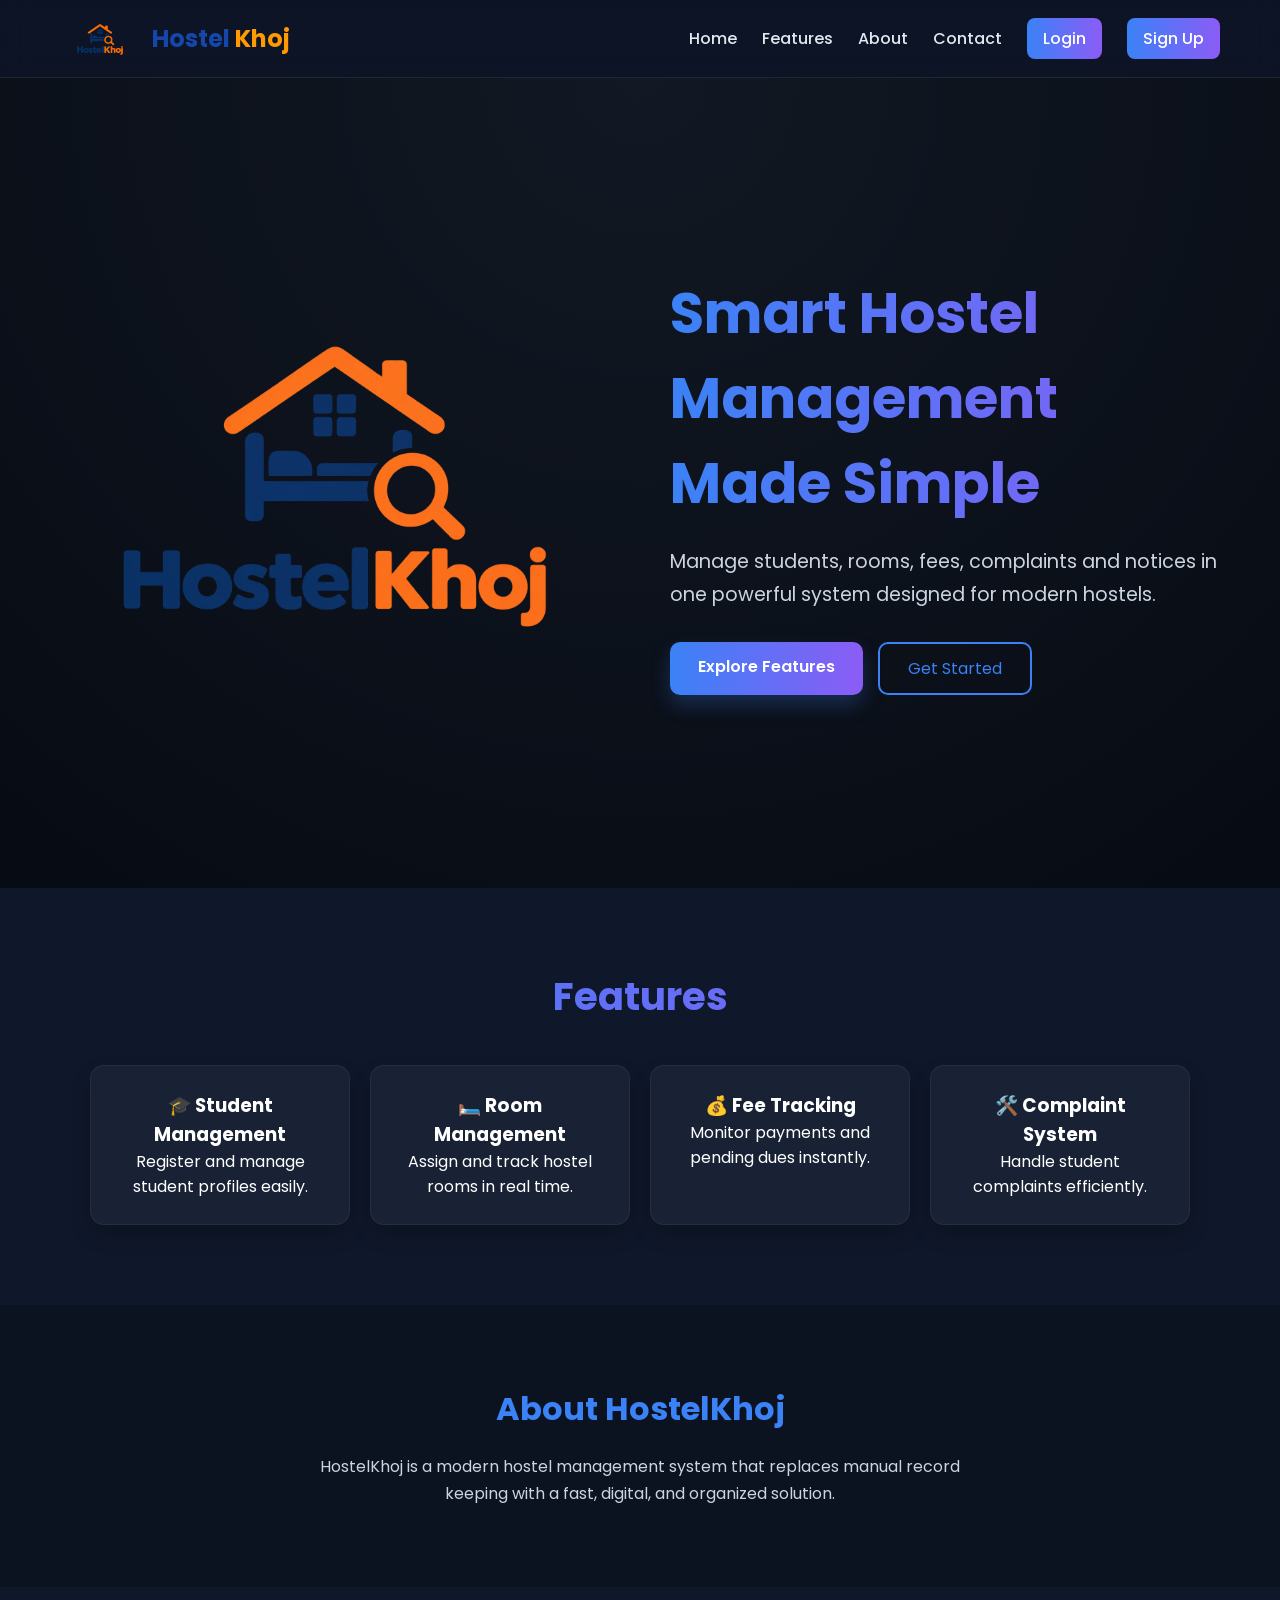
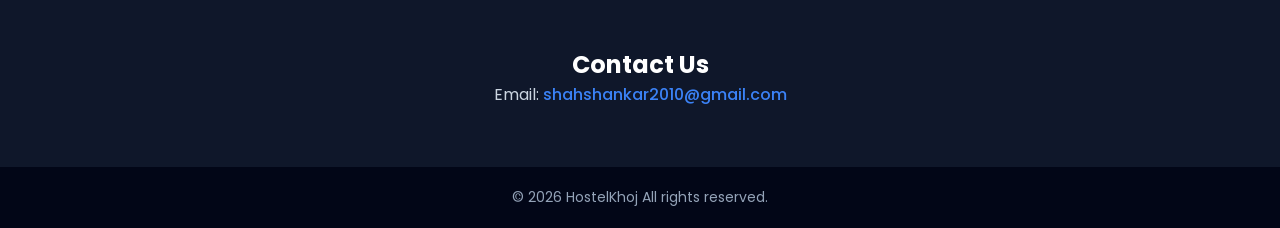
<file: index.html>
<!DOCTYPE html> 
<html lang="en"> 
    <head> 
        <meta charset="UTF-8"> <!-- Mobile Responsive -->
         <meta name="viewport" content="width=device-width, initial-scale=1.0"> <!-- Primary SEO -->
          <title>HostelKhoj </title> 
          <meta name="description" content="HostelKhoj is a modern hostel management system in Nepal for managing students, rooms, fees, complaints, notices and hostel operations digitally.">
           <meta name="keywords" content="HostelKhoj, hostel management system Nepal, hostel management software, student hostel management, room management, hostel fee management, hostel software Nepal">
            <meta name="author" content="HostelKhoj"> <!-- Search Engine Instructions --> 
            <meta name="robots" content="index, follow, max-image-preview:large"> <!-- Canonical URL -->
             <link rel="canonical" href="https://www.shankarshah11.com.np/"> <!-- Theme --> 
             <meta name="theme-color" content="#f97316"> <!-- Favicon --> 
             <link rel="icon" type="image/png" href="hostelkhoj1.png"> 
             <link rel="apple-touch-icon" href="hostelkhoj1.png"> <!-- Open Graph / Facebook -->
              <meta property="og:type" content="website"> 
              <meta property="og:title" content="HostelKhoj – Smart Hostel Management System"> 
              <meta property="og:description" content="Manage students, rooms, fees, complaints and notices with HostelKhoj, a modern digital hostel management platform."> 
              <meta property="og:url" content="https://www.shankarshah11.com.np/"> 
              <meta property="og:site_name" content="HostelKhoj">
               <meta property="og:image" content="https://www.shankarshah11.com.np/hostelkhoj1.png">
                <meta property="og:image:alt" content="HostelKhoj Hostel Management System"> <!-- Twitter / X --> 
                <meta name="twitter:card" content="summary_large_image"> 
                <meta name="twitter:title" content="HostelKhoj – Smart Hostel Management System"> 
                <meta name="twitter:description" content="Modern hostel management software for students, rooms, fees, complaints and notices.">
                 <meta name="twitter:image" content="https://www.shankarshah11.com.np/hostelkhoj1.png"> <!-- Fonts --> 
                 <link rel="preconnect" href="https://fonts.googleapis.com">
                  <link rel="preconnect" href="https://fonts.gstatic.com" crossorigin> 
                  <link href="https://fonts.googleapis.com/css2?family=Inter:wght@300;400;500;600;700;800&display=swap" rel="stylesheet"> <!-- Font Awesome --> <link rel="stylesheet" href="https://cdnjs.cloudflare.com/ajax/libs/font-awesome/6.4.0/css/all.min.css"> <!-- Main CSS -->
                  <link rel="stylesheet" href="style.css"> <!-- Structured Data -->
                   <script type="application/ld+json"> { "@context": "https://schema.org", "@type": "SoftwareApplication", "name": "HostelKhoj", "applicationCategory": "BusinessApplication", "operatingSystem": "Web", "description": "A modern hostel management system for managing students, rooms, fees, complaints and notices.", "url": "https://www.shankarshah11.com.np/", "image": "https://www.shankarshah11.com.np/hostelkhoj1.png" } </script>
</head>

<body>
<nav class="navbar">
    <div class="logo">
        <img src="hostelkhoj1.png" alt="HostelKhoj Logo" class="logo-icon">
        <h3>Hostel <span class="logo-highlight">Khoj</span></h3>
    </div>
    <!-- Hamburger button for mobile -->
    <button class="menu-toggle" id="menuToggle" aria-label="Toggle navigation menu">
        <span></span>
        <span></span>
        <span></span>
    </button>

    <ul class="nav-links" id="navLinks">
        <li><a href="#">Home</a></li>
        <li><a href="#features">Features</a></li>
        <li><a href="about.html">About</a></li>
        <li><a href="contact.html">Contact</a></li>
        <li><a href="login.html" class="btn-small-primary">Login</a></li>
        <li><a href="signup.html" class="btn-small-primary">Sign Up</a></li>
    </ul>
</nav>

<header class="hero">
    <div class="hero-container">

        <div class="hero-image">
            <img src="hostelkhoj1.png" alt="DormSphere Hero Banner" class="large-logo">
        </div>

        <div class="hero-content">
            <h1>Smart Hostel Management Made Simple</h1>
            <p>
                Manage students, rooms, fees, complaints and notices in one powerful system designed for modern hostels.
            </p>

            <div class="hero-buttons">
                <a href="#features" class="btn">Explore Features</a>
                <a href="login.html" class="btn-outline">Get Started</a>
            </div>
        </div>

    </div>
</header>

<main>
    <section class="features" id="features">
        <h2>Features</h2>

        <div class="feature-grid">
            <div class="card">
                <h3>🎓 Student Management</h3>
                <p>Register and manage student profiles easily.</p>
            </div>

            <div class="card">
                <h3>🛏️ Room Management</h3>
                <p>Assign and track hostel rooms in real time.</p>
            </div>

            <div class="card">
                <h3>💰 Fee Tracking</h3>
                <p>Monitor payments and pending dues instantly.</p>
            </div>

            <div class="card">
                <h3>🛠️ Complaint System</h3>
                <p>Handle student complaints efficiently.</p>
            </div>
        </div>
    </section>

    <section class="about" id="about">
        <h2>About HostelKhoj</h2>
        <p>
            HostelKhoj is a modern hostel management system that replaces manual record keeping with a fast,
            digital, and organized solution.
        </p>
    </section>

    <section class="contact" id="contact">
        <h2>Contact Us</h2>
        <p>Email: <a href="mailto:shahshankar2010@gmail.com">shahshankar2010@gmail.com</a></p>
    </section>
</main>

<footer>
    <p>© 2026 HostelKhoj  All rights reserved.</p>
</footer>

<script>
    // Mobile menu toggle
    const menuToggle = document.getElementById('menuToggle');
    const navLinks = document.getElementById('navLinks');

    if (menuToggle && navLinks) {
        menuToggle.addEventListener('click', () => {
            navLinks.classList.toggle('active');
            menuToggle.classList.toggle('active');
        });

        // Close menu when a link is tapped
        navLinks.querySelectorAll('a').forEach(link => {
            link.addEventListener('click', () => {
                navLinks.classList.remove('active');
                menuToggle.classList.remove('active');
            });
        });
    }
</script>
</body>
</html>
</file>
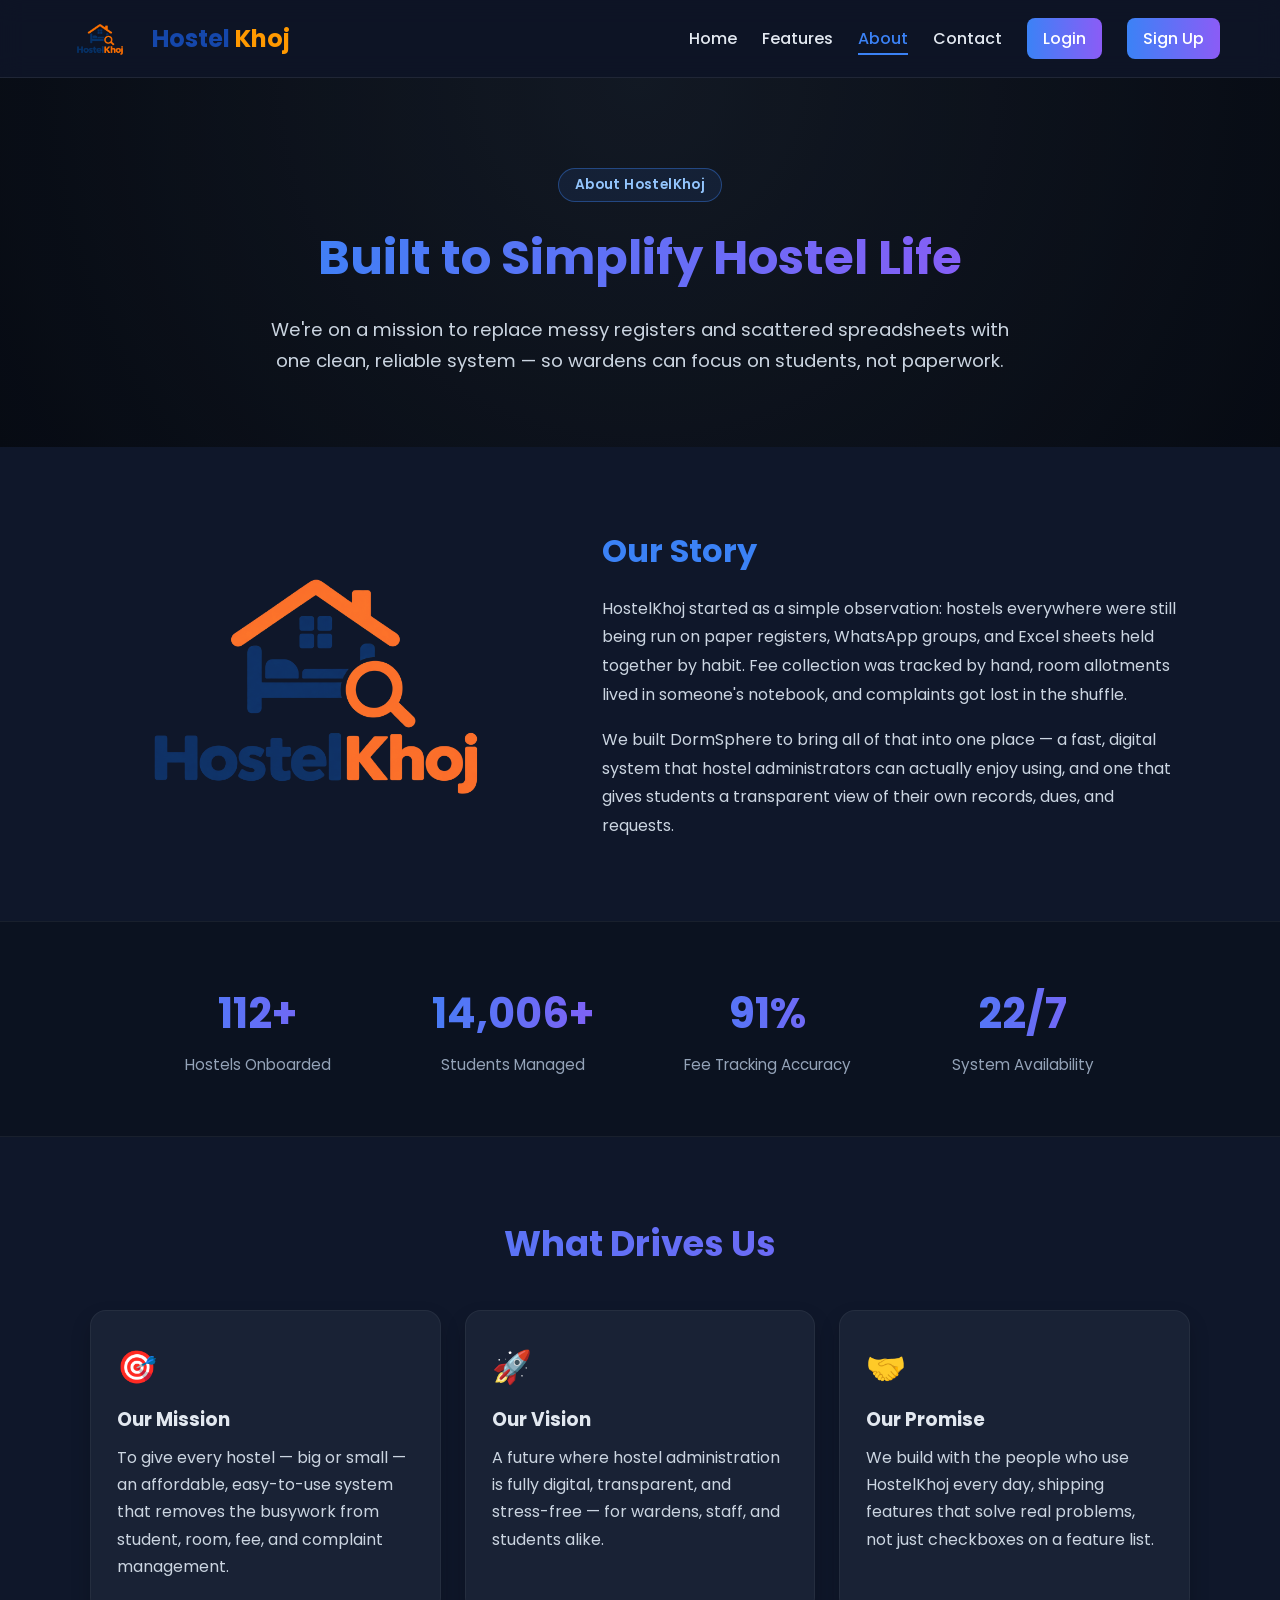
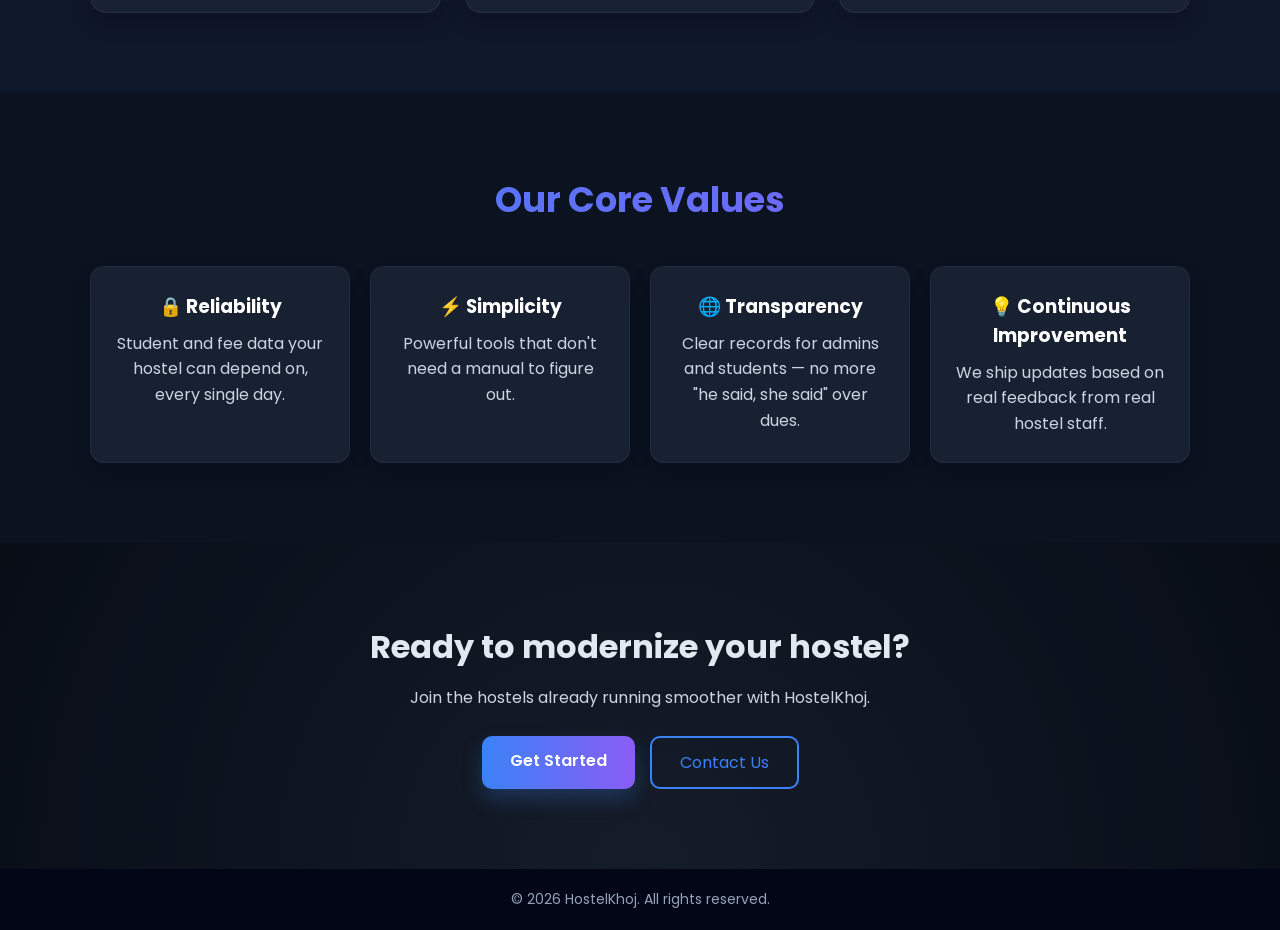
<file: about.html>
<!DOCTYPE html>
<html lang="en">
<head>
    <meta charset="UTF-8">
    <meta name="viewport" content="width=device-width, initial-scale=1.0">
    <title>About Us - HostelKhoj</title>
     <!-- Favicon -->
<link rel="icon" type="image/png" href="hostelkhoj1.png">
<link rel="apple-touch-icon" href="hostelkhoj1.png">
    <link rel="stylesheet" href="about-style.css">
    <link href="https://fonts.googleapis.com/css2?family=Poppins:wght@300;400;600;700&display=swap" rel="stylesheet">
</head>

<body>

<nav class="navbar">
    <div class="logo">
        <img src="hostelkhoj1.png" alt="HostelKhoj Logo" class="logo-icon">
        <h3>Hostel <span class="logo-highlight">Khoj</span></h3>
    </div>

    <button class="menu-toggle" id="menuToggle" aria-label="Toggle navigation menu">
        <span></span>
        <span></span>
        <span></span>
    </button>

    <ul class="nav-links" id="navLinks">
        <li><a href="index.html">Home</a></li>
        <li><a href="index.html#features">Features</a></li>
        <li><a href="about.html" class="active-link">About</a></li>
        <li><a href="contact.html">Contact</a></li>
        <li><a href="login.html" class="btn-small-primary">Login</a></li>
        <li><a href="signup.html" class="btn-small-primary">Sign Up</a></li>
    </ul>
</nav>

<!-- ================= ABOUT HERO ================= -->
<header class="about-hero">
    <div class="about-hero-content">
        <span class="eyebrow">About HostelKhoj</span>
        <h1>Built to Simplify Hostel Life</h1>
        <p>
            We're on a mission to replace messy registers and scattered spreadsheets with one clean,
            reliable system — so wardens can focus on students, not paperwork.
        </p>
    </div>
</header>

<main>

    <!-- ================= STORY ================= -->
    <section class="story" id="story">
        <div class="story-grid">
            <div class="story-image">
                <img src="hostelkhoj1.png" alt="DormSphere illustration" class="story-logo">
            </div>
            <div class="story-content">
                <h2>Our Story</h2>
                <p>
                    HostelKhoj started as a simple observation: hostels everywhere were still being run on
                    paper registers, WhatsApp groups, and Excel sheets held together by habit. Fee collection
                    was tracked by hand, room allotments lived in someone's notebook, and complaints got lost
                    in the shuffle.
                </p>
                <p>
                    We built DormSphere to bring all of that into one place — a fast, digital system that
                    hostel administrators can actually enjoy using, and one that gives students a transparent
                    view of their own records, dues, and requests.
                </p>
            </div>
        </div>
    </section>

    <!-- ================= STATS ================= -->
    <section class="stats-section">
        <div class="stats-grid">
            <div class="stat-item">
                <span class="stat-number" data-target="120" data-suffix="+">0</span>
                <span class="stat-label">Hostels Onboarded</span>
            </div>
            <div class="stat-item">
                <span class="stat-number" data-target="15000" data-suffix="+">0</span>
                <span class="stat-label">Students Managed</span>
            </div>
            <div class="stat-item">
                <span class="stat-number" data-target="98" data-suffix="%">0</span>
                <span class="stat-label">Fee Tracking Accuracy</span>
            </div>
            <div class="stat-item">
                <span class="stat-number" data-target="24" data-suffix="/7">0</span>
                <span class="stat-label">System Availability</span>
            </div>
        </div>
    </section>

    <!-- ================= MISSION & VISION ================= -->
    <section class="mission" id="mission">
        <h2>What Drives Us</h2>
        <div class="mission-grid">
            <div class="mission-card">
                <div class="mission-icon">🎯</div>
                <h3>Our Mission</h3>
                <p>
                    To give every hostel — big or small — an affordable, easy-to-use system that removes
                    the busywork from student, room, fee, and complaint management.
                </p>
            </div>
            <div class="mission-card">
                <div class="mission-icon">🚀</div>
                <h3>Our Vision</h3>
                <p>
                    A future where hostel administration is fully digital, transparent, and stress-free —
                    for wardens, staff, and students alike.
                </p>
            </div>
            <div class="mission-card">
                <div class="mission-icon">🤝</div>
                <h3>Our Promise</h3>
                <p>
                    We build with the people who use HostelKhoj every day, shipping features that solve
                    real problems, not just checkboxes on a feature list.
                </p>
            </div>
        </div>
    </section>

    <!-- ================= VALUES ================= -->
    <section class="values" id="values">
        <h2>Our Core Values</h2>
        <div class="values-grid">
            <div class="value-card">
                <h3>🔒 Reliability</h3>
                <p>Student and fee data your hostel can depend on, every single day.</p>
            </div>
            <div class="value-card">
                <h3>⚡ Simplicity</h3>
                <p>Powerful tools that don't need a manual to figure out.</p>
            </div>
            <div class="value-card">
                <h3>🌐 Transparency</h3>
                <p>Clear records for admins and students — no more "he said, she said" over dues.</p>
            </div>
            <div class="value-card">
                <h3>💡 Continuous Improvement</h3>
                <p>We ship updates based on real feedback from real hostel staff.</p>
            </div>
        </div>
    </section>

    <!-- ================= CTA ================= -->
    <section class="about-cta">
        <h2>Ready to modernize your hostel?</h2>
        <p>Join the hostels already running smoother with HostelKhoj.</p>
        <div class="cta-buttons">
            <a href="signup.html" class="btn">Get Started</a>
            <a href="index.html#contact" class="btn-outline">Contact Us</a>
        </div>
    </section>

</main>

<footer>
    <p>© 2026 HostelKhoj. All rights reserved.</p>
</footer>

<script src="about-script.js"></script>
</body>
</html>
</file>
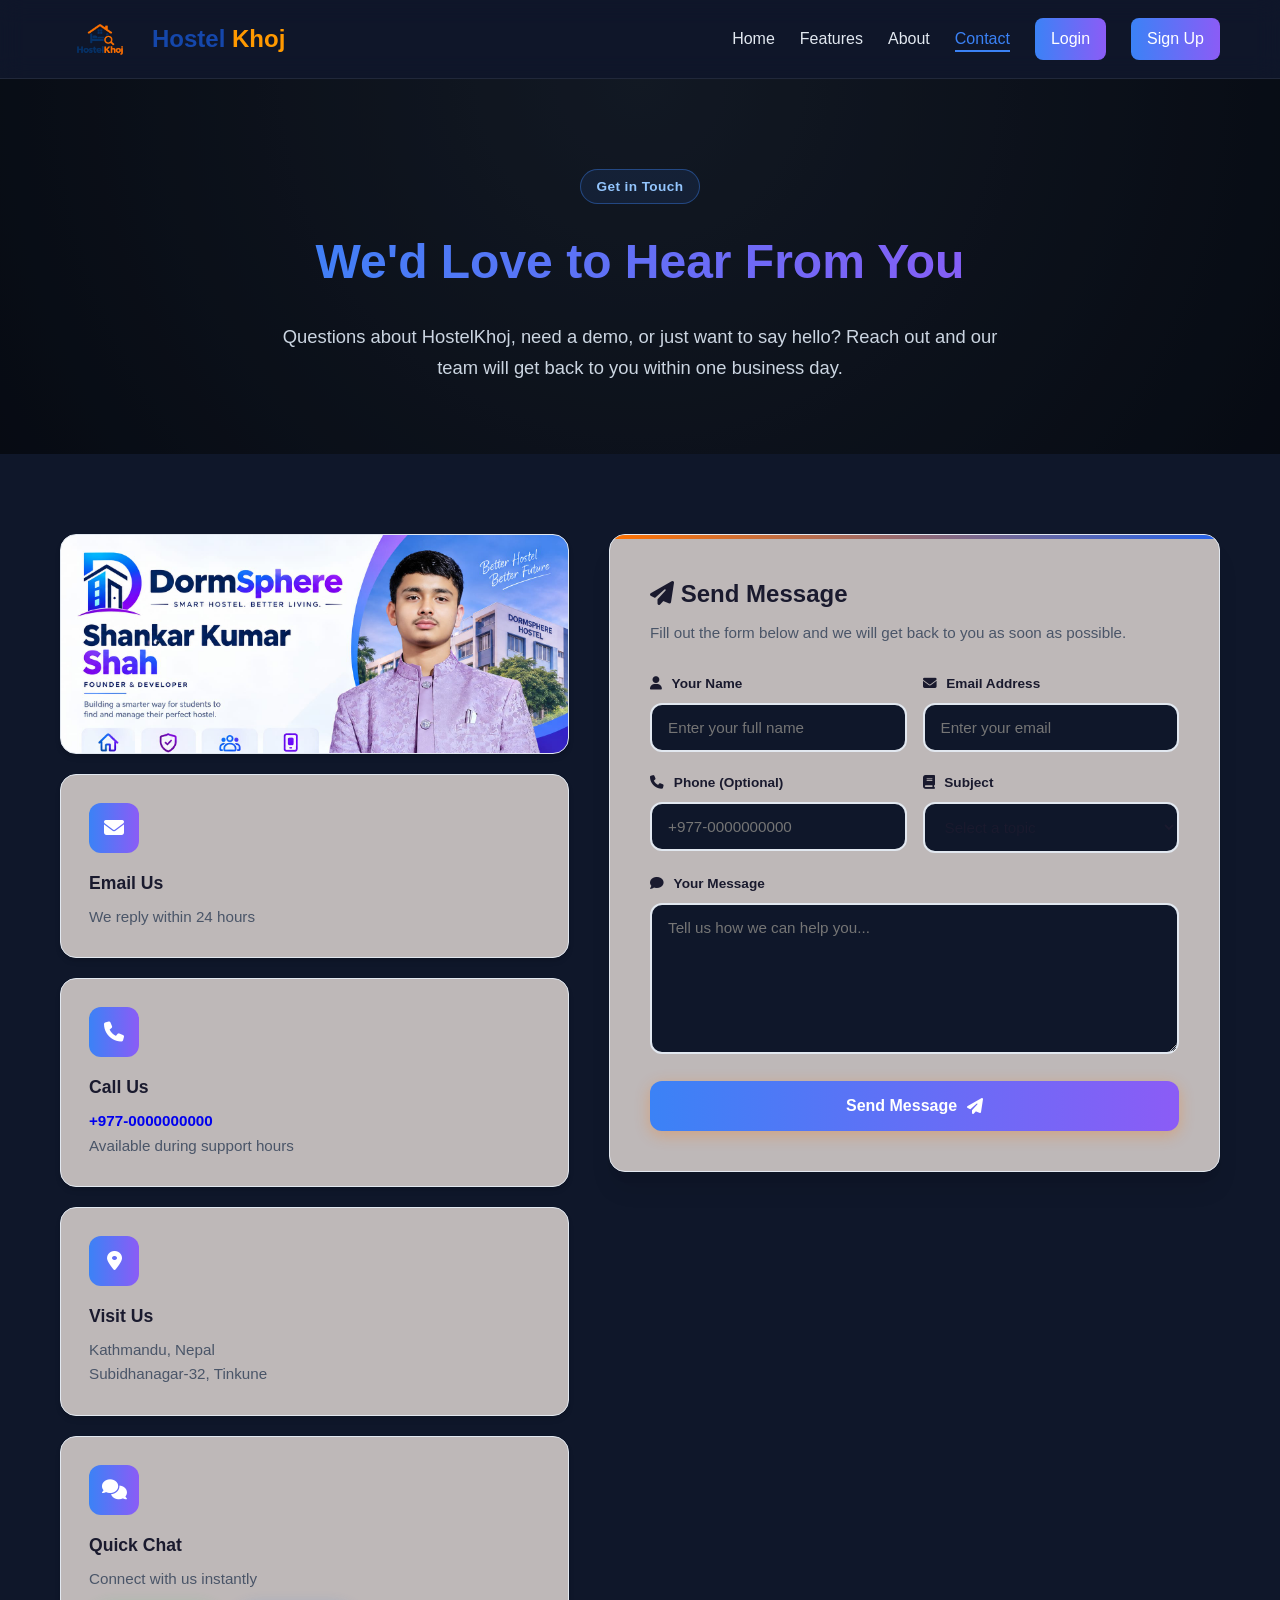
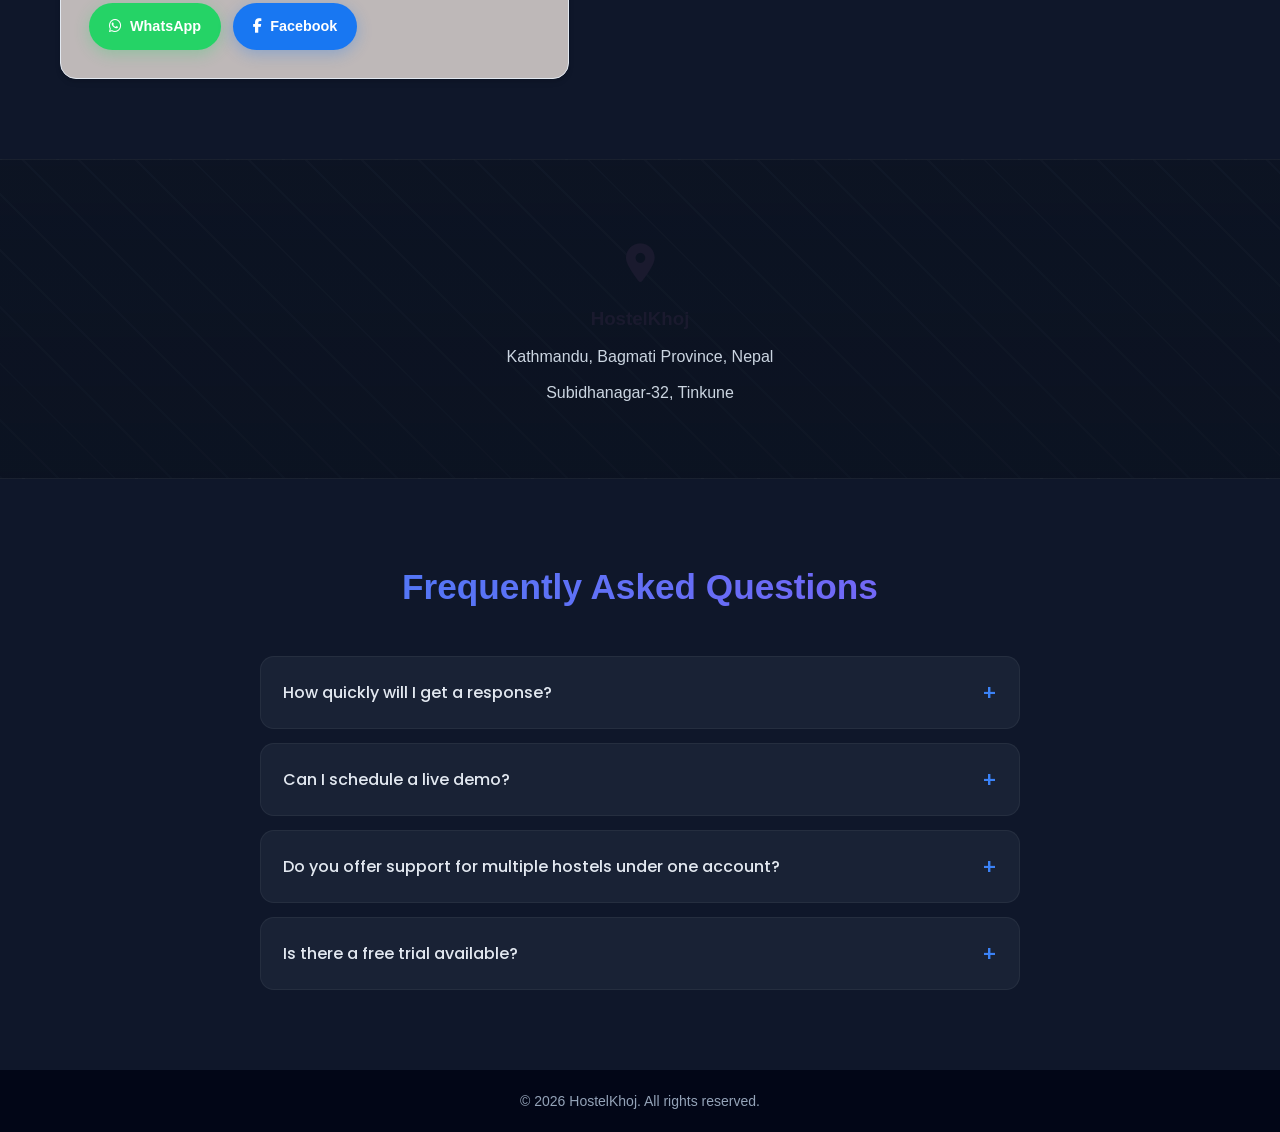
<file: contact.html>
<!DOCTYPE html>
<html lang="en">
<head>
    <meta charset="UTF-8">

    <meta name="viewport" content="width=device-width, initial-scale=1.0">

    <meta name="description"
          content="Contact Hostelkhoj for questions, support, demos, and hostel management assistance.">

    <meta name="keywords"
          content="Hostelkhoj, hostel management, hostel software, contact, Nepal">

    <meta name="author" content="hostelKhoj">

    <title>Contact Us - HostelKhoj</title>

    <!-- Favicon -->
    <link rel="icon" type="image/jpeg" href="hostelkhoj1.png">
    <link rel="apple-touch-icon" href="hostelkhoj1.png">

    <!-- Google Fonts -->
    <link rel="preconnect" href="https://fonts.googleapis.com">
    <link rel="preconnect" href="https://fonts.gstatic.com" crossorigin>

    <link href="https://fonts.googleapis.com/css2?family=Poppins:wght@300;400;500;600;700&display=swap"
          rel="stylesheet">

    <!-- Font Awesome -->
    <link rel="stylesheet"
          href="https://cdnjs.cloudflare.com/ajax/libs/font-awesome/6.5.2/css/all.min.css">

    <!-- Contact Page CSS -->
    <link rel="stylesheet" href="contact-style.css">
</head>

<body>

<!-- ================= NAVBAR ================= -->
<nav class="navbar">
    <div class="logo">
        <img src="hostelkhoj1.png" alt="HostelKhoj Logo" class="logo-icon">
        <h3>Hostel <span class="logo-highlight">Khoj</span></h3>
    </div>

    <button
        class="menu-toggle"
        id="menuToggle"
        type="button"
        aria-label="Toggle navigation menu"
        aria-expanded="false">

        <span></span>
        <span></span>
        <span></span>

    </button>

    <ul class="nav-links" id="navLinks">

        <li>
            <a href="index.html">Home</a>
        </li>

        <li>
            <a href="index.html#features">Features</a>
        </li>

        <li>
            <a href="about.html">About</a>
        </li>

        <li>
            <a href="contact.html" class="active-link">
                Contact
            </a>
        </li>

        <li>
            <a href="login.html" class="btn-small-primary">
                Login
            </a>
        </li>

        <li>
            <a href="signup.html" class="btn-small-primary">
                Sign Up
            </a>
        </li>

    </ul>

</nav>


<!-- ================= CONTACT HERO ================= -->

<header class="contact-hero">

    <div class="contact-hero-content">

        <span class="eyebrow">
            Get in Touch
        </span>

        <h1>
            We'd Love to Hear From You
        </h1>

        <p>
            Questions about HostelKhoj, need a demo, or just want to say hello?
            Reach out and our team will get back to you within one business day.
        </p>

    </div>

</header>


<!-- ================= CONTACT SECTION ================= -->

<main>

<section class="contact-section">

    <div class="contact-grid">


        <!-- ================= CONTACT INFORMATION ================= -->

        <div class="contact-info">
<div class="bikesh-card"><div class=""><i class=""></i></div><h3></h3><p><a href="/cdn-cgi/l/email-protection#6515091016570210171054250208040c094b060a08"></a></p><p style="margin-top:4px;font-size:0.85rem;"></p></div>

            <!-- Email -->

            <div class="info-card">
                

                <div class="info-icon">
                    <i class="fas fa-envelope"></i>
                </div>

                <h3>
                    Email Us
                </h3>

                <p>
                    <a href="mailto:contact@dormsphere.com">
                        
                    </a>
                </p>

                <p class="info-small">
                    We reply within 24 hours
                </p>

            </div>


            <!-- Phone -->

            <div class="info-card">

                <div class="info-icon">
                    <i class="fas fa-phone"></i>
                </div>

                <h3>
                    Call Us
                </h3>

                <p>
                    <a href="tel:+9770000000000">
                        +977-0000000000
                    </a>
                </p>

                <p class="info-small">
                    Available during support hours
                </p>

            </div>


            <!-- Location -->

            <div class="info-card">

                <div class="info-icon">
                    <i class="fas fa-map-marker-alt"></i>
                </div>

                <h3>
                    Visit Us
                </h3>

                <p>
                    Kathmandu, Nepal
                </p>

                <p class="info-small">
                    Subidhanagar-32, Tinkune
                </p>

            </div>


            <!-- Social / Quick Chat -->

            <div class="info-card">

                <div class="info-icon">
                    <i class="fas fa-comments"></i>
                </div>

                <h3>
                    Quick Chat
                </h3>

                <p>
                    Connect with us instantly
                </p>

                <div class="social-links">


                    <!-- WhatsApp -->

                    <a
                        href=""
                        target="_blank"
                        rel="noopener noreferrer"
                        class="social-btn whatsapp">

                        <i class="fab fa-whatsapp"></i>
                        WhatsApp

                    </a>


                    <!-- Facebook -->

                    <a
                        href=""
                        target="_blank"
                        rel="noopener noreferrer"
                        class="social-btn facebook">

                        <i class="fab fa-facebook-f"></i>
                        Facebook

                    </a>

                </div>

            </div>

        </div>


        <!-- ================= CONTACT FORM ================= -->

        <div class="form-card">

            <h2>
                <i class="fas fa-paper-plane"></i>
                Send Message
            </h2>

            <p class="subtitle">
                Fill out the form below and we will get back to you
                as soon as possible.
            </p>


            <form id="contactForm" novalidate>


                <!-- Name + Email -->

                <div class="form-row">

                    <div class="form-group">

                        <label for="name">
                            <i class="fas fa-user"></i>
                            Your Name
                        </label>

                        <input
                            type="text"
                            id="name"
                            name="name"
                            placeholder="Enter your full name"
                            autocomplete="name"
                            required>

                    </div>


                    <div class="form-group">

                        <label for="email">
                            <i class="fas fa-envelope"></i>
                            Email Address
                        </label>

                        <input
                            type="email"
                            id="email"
                            name="email"
                            placeholder="Enter your email"
                            autocomplete="email"
                            required>

                    </div>

                </div>


                <!-- Phone + Subject -->

                <div class="form-row">

                    <div class="form-group">

                        <label for="phone">
                            <i class="fas fa-phone"></i>
                            Phone (Optional)
                        </label>

                        <input
                            type="tel"
                            id="phone"
                            name="phone"
                            placeholder="+977-0000000000"
                            autocomplete="tel">

                    </div>


                    <div class="form-group">

                        <label for="subject">
                            <i class="fas fa-book"></i>
                            Subject
                        </label>

                        <select
                            id="subject"
                            name="subject">

                            <option value="">
                                Select a topic
                            </option>

                            <option value="General Inquiry">General Inquiry</option>
    <option value="Hostel/Room Inquiry">Hostel / Room Inquiry</option>
    <option value="Room Availability">Room Availability</option>
    <option value="Booking Inquiry">Booking Inquiry</option>
    <option value="Booking Support">Booking Support</option>
    <option value="Payment & Billing">Payment & Billing</option>
    <option value="Account & Profile">Account & Profile</option>
    <option value="Report a Problem">Report a Problem</option>
    <option value="Technical Support">Technical Support</option>
    <option value="Complaint or Feedback">Complaint or Feedback</option>
    <option value="Partnership">Partnership</option>
    <option value="Property Listing">Property Listing</option>
    <option value="Safety & Security">Safety & Security</option>
    <option value="Cancellation / Refund">Cancellation / Refund</option>
    <option value="Other">Other</option>

                        </select>

                    </div>

                </div>


                <!-- Message -->

                <div class="form-group">

                    <label for="message">
                        <i class="fas fa-comment"></i>
                        Your Message
                    </label>

                    <textarea
                        id="message"
                        name="message"
                        placeholder="Tell us how we can help you..."
                        rows="7"
                        required></textarea>

                </div>


                <!-- Submit -->

                <button
                    type="submit"
                    class="submit-btn">

                    <span>
                        Send Message
                    </span>

                    <i class="fas fa-paper-plane"></i>

                </button>


                <!-- Success Message -->

                <div
                    class="msg success"
                    id="successMsg"
                    role="alert"
                    aria-live="polite"
                    hidden>

                    <i class="fas fa-check-circle"></i>

                    Thank you! Your message has been sent successfully.

                </div>


                <!-- Error Message -->

                <div
                    class="msg error"
                    id="errorMsg"
                    role="alert"
                    aria-live="polite"
                    hidden>

                    <i class="fas fa-exclamation-circle"></i>

                    Something went wrong. Please try again.

                </div>

            </form>

        </div>

    </div>

</section>


<!-- ================= MAP ================= -->

<section class="map-section">

    <div class="map-placeholder">

        <div class="map-pin">
            <i class="fas fa-location-dot"></i>
        </div>

        <h3>
            HostelKhoj
        </h3>

        <p>
            Kathmandu, Bagmati Province, Nepal
        </p>

        <p>
            Subidhanagar-32, Tinkune
        </p>

    </div>

</section>


<!-- ================= FAQ ================= -->

<section class="faq-section" id="faq">

    <h2>
        Frequently Asked Questions
    </h2>


    <div class="faq-list">


        <!-- FAQ 1 -->

        <div class="faq-item">

            <button
                class="faq-question"
                type="button"
                aria-expanded="false">

                <span>
                    How quickly will I get a response?
                </span>

                <span class="faq-toggle">
                    +
                </span>

            </button>

            <div class="faq-answer">

                <p>
                    Our team typically responds within one business day,
                    often much sooner during support hours.
                </p>

            </div>

        </div>


        <!-- FAQ 2 -->

        <div class="faq-item">

            <button
                class="faq-question"
                type="button"
                aria-expanded="false">

                <span>
                    Can I schedule a live demo?
                </span>

                <span class="faq-toggle">
                    +
                </span>

            </button>

            <div class="faq-answer">

                <p>
                    Yes! Select "Request a Demo" in the form above
                    and share a few times that work for you.
                </p>

            </div>

        </div>


        <!-- FAQ 3 -->

        <div class="faq-item">

            <button
                class="faq-question"
                type="button"
                aria-expanded="false">

                <span>
                    Do you offer support for multiple hostels under one account?
                </span>

                <span class="faq-toggle">
                    +
                </span>

            </button>

            <div class="faq-answer">

                <p>
                    Yes, HostelKhoj supports multi-property management.
                    Mention this in your message and we'll walk you
                    through the setup.
                </p>

            </div>

        </div>


        <!-- FAQ 4 -->

        <div class="faq-item">

            <button
                class="faq-question"
                type="button"
                aria-expanded="false">

                <span>
                    Is there a free trial available?
                </span>

                <span class="faq-toggle">
                    +
                </span>

            </button>

            <div class="faq-answer">

                <p>
                    We offer a trial period for new hostels.
                    Reach out via the form and we'll help you get started.
                </p>

            </div>

        </div>

    </div>

</section>

</main>


<!-- ================= FOOTER ================= -->

<footer>

    <p>
        &copy; 2026 HostelKhoj. All rights reserved.
    </p>

</footer>


<!-- ================= JAVASCRIPT ================= -->

<script>
    /* =====================================================
   DormSphere - Contact Page Script
   Handles: mobile nav toggle, form validation, FAQ accordion
   ===================================================== */

document.addEventListener('DOMContentLoaded', () => {

    /* ================= MOBILE NAV TOGGLE ================= */
    const menuToggle = document.getElementById('menuToggle');
    const navLinks = document.getElementById('navLinks');

    if (menuToggle && navLinks) {
        menuToggle.addEventListener('click', () => {
            navLinks.classList.toggle('active');
            menuToggle.classList.toggle('active');
        });

        navLinks.querySelectorAll('a').forEach(link => {
            link.addEventListener('click', () => {
                navLinks.classList.remove('active');
                menuToggle.classList.remove('active');
            });
        });

        document.addEventListener('click', (event) => {
            const isClickInsideNav = navLinks.contains(event.target);
            const isClickOnToggle = menuToggle.contains(event.target);

            if (!isClickInsideNav && !isClickOnToggle && navLinks.classList.contains('active')) {
                navLinks.classList.remove('active');
                menuToggle.classList.remove('active');
            }
        });
    }

    /* ================= CONTACT FORM VALIDATION ================= */
    const form = document.getElementById('contactForm');
    const formSuccess = document.getElementById('formSuccess');

    if (form) {
        const fields = {
            fullName: {
                input: document.getElementById('fullName'),
                error: document.getElementById('fullNameError'),
                validate: (value) => value.trim().length >= 2 ? '' : 'Please enter your full name.'
            },
            email: {
                input: document.getElementById('email'),
                error: document.getElementById('emailError'),
                validate: (value) => {
                    const emailPattern = /^[^\s@]+@[^\s@]+\.[^\s@]+$/;
                    return emailPattern.test(value.trim()) ? '' : 'Please enter a valid email address.';
                }
            },
            subject: {
                input: document.getElementById('subject'),
                error: document.getElementById('subjectError'),
                validate: (value) => value ? '' : 'Please choose a subject.'
            },
            message: {
                input: document.getElementById('message'),
                error: document.getElementById('messageError'),
                validate: (value) => value.trim().length >= 10 ? '' : 'Message should be at least 10 characters.'
            }
        };

        const validateField = (key) => {
            const field = fields[key];
            const errorText = field.validate(field.input.value);

            field.error.textContent = errorText;
            field.input.classList.toggle('invalid', !!errorText);

            return errorText === '';
        };

        // Validate on blur for immediate feedback
        Object.keys(fields).forEach((key) => {
            fields[key].input.addEventListener('blur', () => validateField(key));
            fields[key].input.addEventListener('input', () => {
                if (fields[key].input.classList.contains('invalid')) {
                    validateField(key);
                }
            });
        });

        form.addEventListener('submit', (event) => {
            event.preventDefault();

            let isFormValid = true;
            Object.keys(fields).forEach((key) => {
                const valid = validateField(key);
                if (!valid) isFormValid = false;
            });

            if (!isFormValid) {
                formSuccess.classList.remove('visible');
                return;
            }

            // No backend wired up yet — swap this block for a real fetch()/API call
            // when a server endpoint is available.
            formSuccess.classList.add('visible');
            form.reset();

            Object.keys(fields).forEach((key) => {
                fields[key].input.classList.remove('invalid');
                fields[key].error.textContent = '';
            });

            formSuccess.scrollIntoView({ behavior: 'smooth', block: 'nearest' });
        });
    }

    /* ================= FAQ ACCORDION ================= */
    const faqItems = document.querySelectorAll('.faq-item');

    faqItems.forEach((item) => {
        const question = item.querySelector('.faq-question');

        question.addEventListener('click', () => {
            const isOpen = item.classList.contains('open');

            // Close all other items (single-open accordion)
            faqItems.forEach((otherItem) => otherItem.classList.remove('open'));

            if (!isOpen) {
                item.classList.add('open');
            }
        });
    });

});

</script>

</body>
</html>
</file>
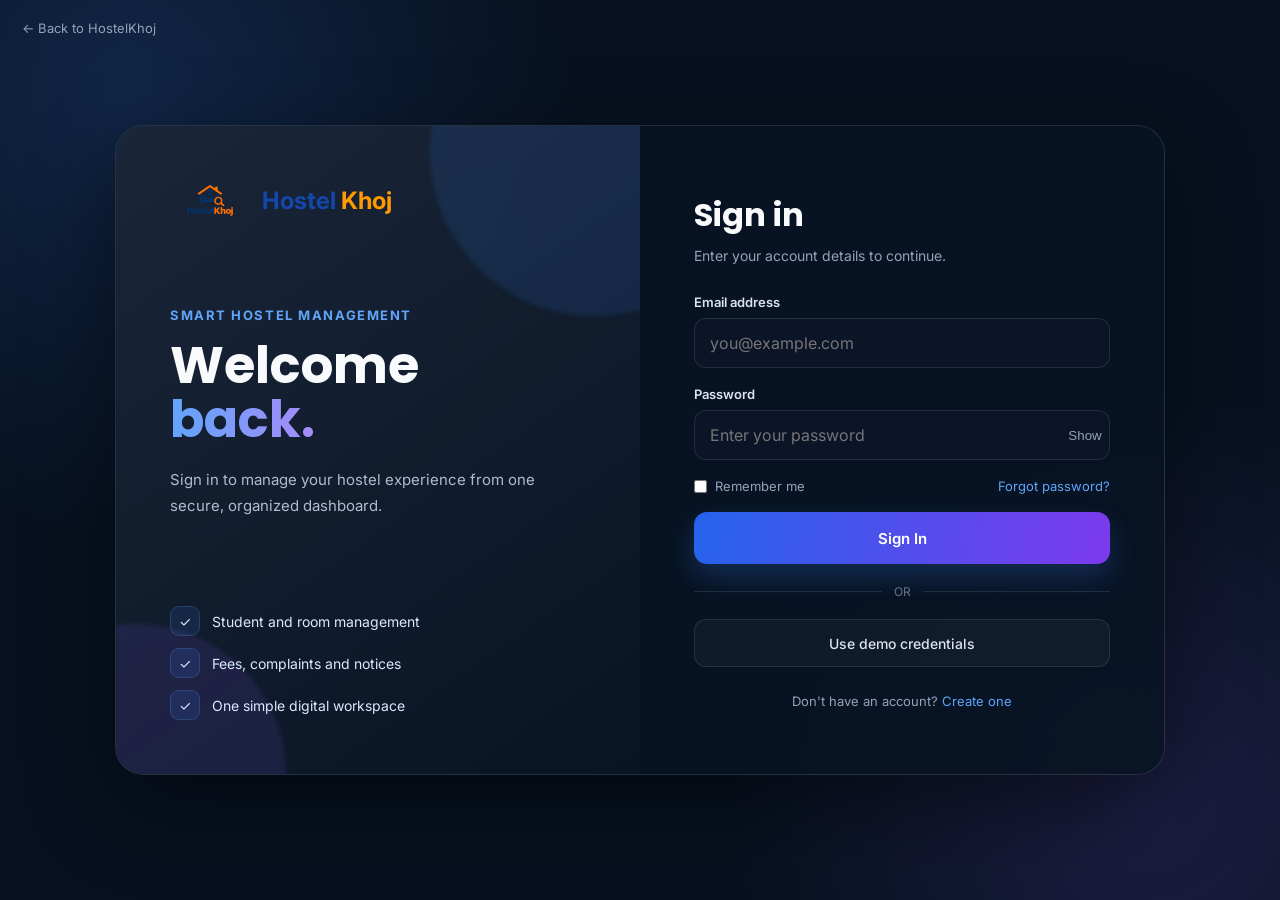
<file: login.html>
<!doctype html>
<html lang="en">
    <head>
        <meta charset="utf-8">
        <meta name="viewport" content="width=device-width,initial-scale=1">
        <meta name="description" content="Sign in to DormSphere smart hostel management.">
        <title> hostelKhoj</title>
        <link rel="icon" type="image/png" href="hostelkhoj1.png"> 
             <link rel="apple-touch-icon" href="hostelkhoj1.png"> 
        <link rel="stylesheet" href="auth.css">
    </head>
    <body>
<a class="back" href="index.html">← Back to HostelKhoj</a>
<main class="auth-shell">
<section class="brand-side">
   <div class="logo">
        <img src="hostelkhoj1.png" alt="HostelKhoj Logo" class="logo-icon">
        <h3>Hostel <span class="logo-highlight">Khoj</span></h3>
    </div>
    <div class="brand-copy">
        <div class="eyebrow">Smart Hostel Management</div>
        <h1>Welcome<br>
            <span>back.</span></h1>
            <p>Sign in to manage your hostel experience from one secure, organized dashboard.</p></div>
            <div class="benefits"><div class="benefit"><i>✓</i> Student and room management</div><div class="benefit"><i>✓</i> Fees, complaints and notices</div><div class="benefit"><i>✓</i> One simple digital workspace</div></div></section>
<section class="form-side"><div class="form-wrap"><div class="form-head"><h2>Sign in</h2><p>Enter your account details to continue.</p></div><form class="form auth-form" novalidate data-mode="login"><div class="field"><label for="email">Email address</label><div class="input-wrap"><input id="email" type="email" placeholder="you@example.com" autocomplete="email" required></div></div><div class="field"><label for="password">Password</label><div class="input-wrap"><input id="password" type="password" placeholder="Enter your password" autocomplete="current-password" minlength="6" required><button type="button" class="toggle-password" data-target="password">Show</button></div></div><div class="row"><label class="check"><input type="checkbox"> Remember me</label><a class="link" href="#">Forgot password?</a></div><div class="message"></div><button class="primary" type="submit">Sign In</button><div class="divider">OR</div><button class="demo" type="button" onclick="document.getElementById('email').value='demo@dormsphere.com';document.getElementById('password').value='demo1234'">Use demo credentials</button><div class="switch">Don't have an account? <a class="link" href="signup.html">Create one</a></div></form></div></section>
</main><script src="auth.js"></script></body></html>
</file>
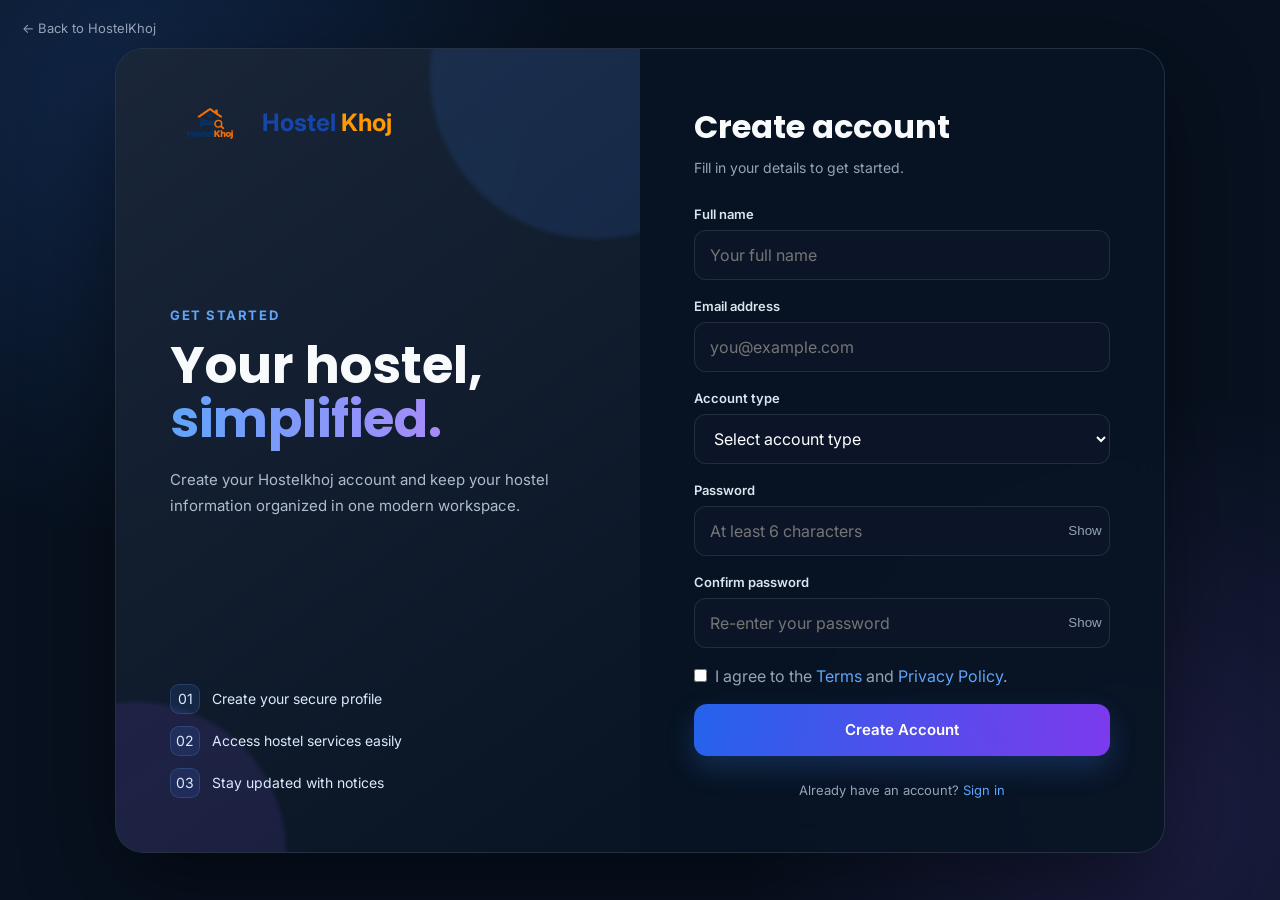
<file: signup.html>
<!doctype html><html lang="en">
    <head><meta charset="utf-8">
        <meta name="viewport" content="width=device-width,initial-scale=1">
        <meta name="description" content="Create a DormSphere account.">
        <title>HostelKhoj</title>
        <link rel="icon" type="image/png" href="hostelkhoj1.png"> 
             <link rel="apple-touch-icon" href="hostelkhoj1.png"> 
        <link rel="stylesheet" href="auth.css"></head>
        <body>
<a class="back" href="index.html">← Back to HostelKhoj</a>
<main class="auth-shell">
<section class="brand-side">
    <div class="logo">
        <img src="hostelkhoj1.png" alt="HostelKhoj Logo" class="logo-icon">
        <h3>Hostel <span class="logo-highlight">Khoj</span></h3>
    </div>
    <div class="brand-copy"><div class="eyebrow">Get started</div><h1>Your hostel,<br><span>simplified.</span></h1><p>Create your Hostelkhoj account and keep your hostel information organized in one modern workspace.</p></div><div class="benefits"><div class="benefit"><i>01</i> Create your secure profile</div><div class="benefit"><i>02</i> Access hostel services easily</div><div class="benefit"><i>03</i> Stay updated with notices</div></div></section>
<section class="form-side"><div class="form-wrap"><div class="form-head"><h2>Create account</h2><p>Fill in your details to get started.</p></div><form class="form auth-form" novalidate data-mode="signup"><div class="field"><label for="name">Full name</label><div class="input-wrap"><input id="name" type="text" placeholder="Your full name" autocomplete="name" required></div></div><div class="field"><label for="email">Email address</label><div class="input-wrap"><input id="email" type="email" placeholder="you@example.com" autocomplete="email" required></div></div><div class="field"><label for="role">Account type</label><select id="role" required><option value="" disabled selected>Select account type</option><option>Student</option><option>Admin</option></select></div><div class="field"><label for="password">Password</label><div class="input-wrap"><input id="password" type="password" placeholder="At least 6 characters" autocomplete="new-password" minlength="6" required><button type="button" class="toggle-password" data-target="password">Show</button></div></div><div class="field"><label for="confirm">Confirm password</label><div class="input-wrap"><input id="confirm" type="password" placeholder="Re-enter your password" autocomplete="new-password" minlength="6" required><button type="button" class="toggle-password" data-target="confirm">Show</button></div></div><label class="check"><input type="checkbox" required> <span>I agree to the <a class="link" href="#">Terms</a> and <a class="link" href="#">Privacy Policy</a>.</span></label><div class="message"></div><button class="primary" type="submit">Create Account</button><div class="switch">Already have an account? <a class="link" href="login.html">Sign in</a></div></form></div></section>
</main><script src="auth.js"></script><script>document.querySelector('.auth-form').addEventListener('submit',e=>{const p=document.getElementById('password'),c=document.getElementById('confirm');if(p.value!==c.value){e.preventDefault();c.setCustomValidity('Passwords do not match.');c.reportValidity();}else c.setCustomValidity('');});</script></body></html>
</file>
<file: style.css>
@import url('https://fonts.googleapis.com/css2?family=Poppins:wght@300;400;500;600;700&display=swap');

/* ================= RESET ================= */
* {
    margin: 0;
    padding: 0;
    box-sizing: border-box;
}

html {
    scroll-behavior: smooth;
}

body {
    font-family: 'Poppins', sans-serif;
    background: #0b1220; /* Primary background fallback */
    color: white;
    min-height: 100vh;
    overflow-x: hidden;
}

/* ================= NAVBAR ================= */
.navbar {
    display: flex;
    justify-content: space-between;
    align-items: center;
    padding: 18px 60px;
    background: rgba(15, 23, 42, 0.6);
    backdrop-filter: blur(12px);
    position: sticky;
    top: 0;
    z-index: 100;
    border-bottom: 1px solid rgba(255,255,255,0.08);
}

/* Logo */
.logo {
    display: flex;
    align-items: center;
    gap: 12px;
}

/* Logo Image */
.logo-icon {
    height: 40px;
    width: 80px;
    object-fit: contain;
}

/* Logo Text */
.logo h3 {
    margin: 0;
    font-size: 24px;
    font-weight: 700;
    color: #1547ab;
}

/* Khoj Highlight */
.logo-highlight {
    color: #ff9900;
}

/* ================= NAV LINKS ================= */
.nav-links {
    display: flex;
    list-style: none;
    gap: 25px;
    align-items: center;
}

.nav-links a {
    text-decoration: none;
    color: #e2e8f0;
    font-weight: 500;
    transition: 0.3s;
    position: relative;
}

.nav-links a::after {
    content: "";
    position: absolute;
    left: 0;
    bottom: -5px;
    width: 0%;
    height: 2px;
    background: #3b82f6;
    transition: 0.3s;
}

.nav-links a:hover::after {
    width: 100%;
}

.nav-links a:hover {
    color: #3b82f6;
}

/* ================= HAMBURGER MENU (hidden on desktop) ================= */
.menu-toggle {
    display: none;
    flex-direction: column;
    justify-content: space-between;
    width: 28px;
    height: 20px;
    background: transparent;
    border: none;
    cursor: pointer;
    z-index: 200;
    padding: 0;
}

.menu-toggle span {
    display: block;
    height: 3px;
    width: 100%;
    background: #e2e8f0;
    border-radius: 2px;
    transition: 0.3s ease;
}

.menu-toggle.active span:nth-child(1) {
    transform: translateY(8.5px) rotate(45deg);
}

.menu-toggle.active span:nth-child(2) {
    opacity: 0;
}

.menu-toggle.active span:nth-child(3) {
    transform: translateY(-8.5px) rotate(-45deg);
}

/* ================= LOGIN / SIGNUP BUTTONS ================= */
.btn-small {
    background: rgba(255, 255, 255, 0.1);
    padding: 8px 16px;
    border-radius: 8px;
    color: white !important;
    transition: 0.3s;
    display: inline-block;
    border: 1px solid rgba(255, 255, 255, 0.2);
}

.btn-small.primary {
    background: linear-gradient(90deg, #3b82f6, #8b5cf6);
    border: none;
}

.btn-small:hover {
    transform: translateY(-2px);
    background: #3b82f6;
}

.btn-small-primary {
    background: linear-gradient(90deg, #3b82f6, #8b5cf6);
    padding: 8px 16px;
    border-radius: 8px;
    color: white !important;
    text-decoration: none;
    transition: 0.3s;
    display: inline-block;
    border: none;
}

.btn-small-primary:hover {
    transform: translateY(-2px);
    box-shadow: 0 4px 12px rgba(59, 130, 246, 0.3);
}

/* ================= HERO ================= */
.hero {
    min-height: 90vh;
    display: flex;
    justify-content: center;
    align-items: center;
    padding: 40px 60px;
    background: linear-gradient(rgba(0,0,0,0.4), rgba(0,0,0,0.4)), radial-gradient(circle at top, #1e293b, #0b1220);
}

.hero-container {
    display: flex;
    align-items: center;
    justify-content: space-between;
    max-width: 1200px;
    width: 100%;
    gap: 60px;
}

.hero-image {
    flex: 1;
    display: flex;
    justify-content: center;
    align-items: center;
    min-width: 0;
}

.large-logo {
    max-width: 100%;
    height: auto;
    max-height: 550px;
    object-fit: contain;
    mix-blend-mode: lighten;
}

.hero-content {
    flex: 1;
    text-align: left;
    min-width: 0;
}

.hero h1 {
    font-size: 3.5rem;
    margin-bottom: 20px;
    background: linear-gradient(90deg, #3b82f6, #8b5cf6);
    -webkit-background-clip: text;
    -webkit-text-fill-color: transparent;
}

.hero p {
    font-size: 1.2rem;
    color: #cbd5e1;
    margin-bottom: 30px;
    line-height: 1.7;
}

/* ================= HERO BUTTONS ================= */
.hero-buttons {
    display: flex;
    justify-content: flex-start;
    gap: 15px;
    flex-wrap: wrap;
}

.btn {
    background: linear-gradient(90deg, #3b82f6, #8b5cf6);
    padding: 12px 28px;
    border-radius: 10px;
    text-decoration: none;
    color: white;
    font-weight: 600;
    transition: 0.3s;
    box-shadow: 0 10px 20px rgba(59, 130, 246, 0.25);
}

.btn:hover {
    transform: translateY(-3px);
    box-shadow: 0 15px 25px rgba(59, 130, 246, 0.35);
}

.btn-outline {
    border: 2px solid #3b82f6;
    padding: 12px 28px;
    border-radius: 10px;
    text-decoration: none;
    color: #3b82f6;
    transition: 0.3s;
    display: inline-block;
}

.btn-outline:hover {
    background: #3b82f6;
    color: white;
    transform: translateY(-3px);
}

/* ================= FEATURES ================= */
.features {
    padding: 80px 20px;
    text-align: center;
    background: #0f172a;
}

.features h2 {
    font-size: 2.4rem;
    margin-bottom: 40px;
    background: linear-gradient(90deg, #3b82f6, #8b5cf6);
    -webkit-background-clip: text;
    -webkit-text-fill-color: transparent;
}

.feature-grid {
    display: grid;
    grid-template-columns: repeat(auto-fit, minmax(220px, 1fr));
    gap: 20px;
    max-width: 1100px;
    margin: auto;
}

.card {
    background: rgba(30, 41, 59, 0.7);
    padding: 25px;
    border-radius: 14px;
    transition: 0.3s;
    border: 1px solid rgba(255,255,255,0.05);
    box-shadow: 0 10px 20px rgba(0,0,0,0.2);
}

.card:hover {
    transform: translateY(-10px);
    background: rgba(51, 65, 85, 0.9);
    box-shadow: 0 20px 30px rgba(0,0,0,0.3);
}

/* ================= ABOUT ================= */
.about {
    padding: 80px 20px;
    text-align: center;
    background: #0b1220;
}

.about h2 {
    font-size: 2rem;
    margin-bottom: 20px;
    color: #3b82f6;
}

.about p {
    max-width: 700px;
    margin: auto;
    color: #cbd5e1;
    line-height: 1.7;
}

/* ================= CONTACT ================= */
.contact {
    padding: 60px 20px;
    text-align: center;
    background: #0f172a;
}

.contact p {
    color: #cbd5e1;
}

.contact p a {
    color: #3b82f6;
    text-decoration: none;
    font-weight: 500;
    transition: color 0.2s ease;
}

.contact p a:hover {
    color: #8b5cf6;
    text-decoration: underline;
}

/* ================= FOOTER ================= */
footer {
    padding: 20px;
    text-align: center;
    background: #020617;
    color: #94a3b8;
    font-size: 14px;
}

/* =====================================================
   RESPONSIVE MOBILE FIXES
   ===================================================== */

/* ---- Tablets & small laptops ---- */
@media (max-width: 992px) {
    .navbar {
        padding: 16px 32px;
    }

    .hero {
        padding: 40px 32px;
    }

    .hero h1 {
        font-size: 2.8rem;
    }

    .hero-container {
        gap: 30px;
    }

    .large-logo {
        max-height: 320px;
    }
}

/* ---- Mobile phones & small tablets ---- */
@media (max-width: 768px) {
    .navbar {
        padding: 15px 24px;
        position: relative;
    }

    /* Show hamburger, hide default nav */
    .menu-toggle {
        display: flex;
    }

    .nav-links {
        position: absolute;
        top: 100%;
        left: 0;
        right: 0;
        flex-direction: column;
        align-items: flex-start;
        gap: 0;
        background: rgba(15, 23, 42, 0.97);
        backdrop-filter: blur(12px);
        border-bottom: 1px solid rgba(255,255,255,0.08);
        max-height: 0;
        overflow: hidden;
        transition: max-height 0.35s ease;
    }

    .nav-links.active {
        max-height: 400px;
    }

    .nav-links li {
        width: 100%;
    }

    .nav-links a {
        display: block;
        width: 100%;
        padding: 14px 24px;
    }

    .nav-links a.btn-small-primary {
        display: inline-block;
        width: calc(100% - 48px);
        margin: 8px 24px;
        text-align: center;
    }

    .hero {
        min-height: auto;
        padding: 50px 24px;
    }

    .hero-container {
        flex-direction: column-reverse; /* image on top, text below */
        gap: 30px;
        text-align: center;
    }

    .hero-content {
        text-align: center;
    }

    .hero-buttons {
        justify-content: center;
    }

    .hero h1 {
        font-size: 2.2rem;
    }

    .hero p {
        font-size: 1.05rem;
    }

    .large-logo {
        max-height: 260px;
    }

    .features,
    .about,
    .contact {
        padding: 60px 20px;
    }

    .features h2,
    .about h2,
    .contact h2 {
        font-size: 1.9rem;
    }

    .feature-grid {
        grid-template-columns: 1fr;
    }
}

/* ---- Small phones ---- */
@media (max-width: 420px) {
    .navbar {
        padding: 14px 16px;
    }

    .logo {
        font-size: 20px;
        gap: 8px;
    }

    .logo-icon {
        height: 28px;
    }

    .hero {
        padding: 40px 16px;
    }

    .hero h1 {
        font-size: 1.8rem;
    }

    .hero p {
        font-size: 1rem;
    }

    .hero-buttons {
        flex-direction: column;
        width: 100%;
    }

    .btn,
    .btn-outline {
        width: 100%;
        text-align: center;
    }

    .large-logo {
        max-height: 200px;
    }

    .features h2,
    .about h2,
    .contact h2 {
        font-size: 1.6rem;
    }

    .card {
        padding: 20px;
    }
}
</file>
<file: about-style.css>
@import url('https://fonts.googleapis.com/css2?family=Poppins:wght@300;400;500;600;700&display=swap');

/* ================= RESET ================= */
* {
    margin: 0;
    padding: 0;
    box-sizing: border-box;
}

html {
    scroll-behavior: smooth;
}

body {
    font-family: 'Poppins', sans-serif;
    background: #0b1220;
    color: white;
    min-height: 100vh;
    overflow-x: hidden;
}

/* ================= NAVBAR ================= */
.navbar {
    display: flex;
    justify-content: space-between;
    align-items: center;
    padding: 18px 60px;
    background: rgba(15, 23, 42, 0.6);
    backdrop-filter: blur(12px);
    position: sticky;
    top: 0;
    z-index: 100;
    border-bottom: 1px solid rgba(255,255,255,0.08);
}

/* Logo */
.logo {
    display: flex;
    align-items: center;
    gap: 12px;
}

/* Logo Image */
.logo-icon {
    height: 40px;
    width: 80px;
    object-fit: contain;
}

/* Logo Text */
.logo h3 {
    margin: 0;
    font-size: 24px;
    font-weight: 700;
    color: #1547ab;
}

/* Khoj Highlight */
.logo-highlight {
    color: #ff9900;
}


/* ================= NAV LINKS ================= */
.nav-links {
    display: flex;
    list-style: none;
    gap: 25px;
    align-items: center;
}

.nav-links a {
    text-decoration: none;
    color: #e2e8f0;
    font-weight: 500;
    transition: 0.3s;
    position: relative;
}

.nav-links a::after {
    content: "";
    position: absolute;
    left: 0;
    bottom: -5px;
    width: 0%;
    height: 2px;
    background: #3b82f6;
    transition: 0.3s;
}

.nav-links a:hover::after {
    width: 100%;
}

.nav-links a:hover {
    color: #3b82f6;
}

.nav-links a.active-link {
    color: #3b82f6;
}

.nav-links a.active-link::after {
    width: 100%;
}

/* ================= HAMBURGER MENU (mobile only) ================= */
.menu-toggle {
    display: none;
    flex-direction: column;
    justify-content: space-between;
    width: 28px;
    height: 20px;
    background: transparent;
    border: none;
    cursor: pointer;
    z-index: 200;
    padding: 0;
}

.menu-toggle span {
    display: block;
    height: 3px;
    width: 100%;
    background: #e2e8f0;
    border-radius: 2px;
    transition: 0.3s ease;
}

.menu-toggle.active span:nth-child(1) {
    transform: translateY(8.5px) rotate(45deg);
}

.menu-toggle.active span:nth-child(2) {
    opacity: 0;
}

.menu-toggle.active span:nth-child(3) {
    transform: translateY(-8.5px) rotate(-45deg);
}

/* ================= LOGIN / SIGNUP BUTTONS ================= */
.btn-small-primary {
    background: linear-gradient(90deg, #3b82f6, #8b5cf6);
    padding: 8px 16px;
    border-radius: 8px;
    color: white !important;
    text-decoration: none;
    transition: 0.3s;
    display: inline-block;
    border: none;
}

.btn-small-primary:hover {
    transform: translateY(-2px);
    box-shadow: 0 4px 12px rgba(59, 130, 246, 0.3);
}

/* ================= SHARED BUTTONS ================= */
.btn {
    background: linear-gradient(90deg, #3b82f6, #8b5cf6);
    padding: 12px 28px;
    border-radius: 10px;
    text-decoration: none;
    color: white;
    font-weight: 600;
    transition: 0.3s;
    box-shadow: 0 10px 20px rgba(59, 130, 246, 0.25);
    display: inline-block;
}

.btn:hover {
    transform: translateY(-3px);
    box-shadow: 0 15px 25px rgba(59, 130, 246, 0.35);
}

.btn-outline {
    border: 2px solid #3b82f6;
    padding: 12px 28px;
    border-radius: 10px;
    text-decoration: none;
    color: #3b82f6;
    transition: 0.3s;
    display: inline-block;
}

.btn-outline:hover {
    background: #3b82f6;
    color: white;
    transform: translateY(-3px);
}

/* ================= ABOUT HERO ================= */
.about-hero {
    padding: 90px 60px 70px;
    text-align: center;
    background: linear-gradient(rgba(0,0,0,0.4), rgba(0,0,0,0.4)), radial-gradient(circle at top, #1e293b, #0b1220);
}

.about-hero-content {
    max-width: 760px;
    margin: 0 auto;
}

.eyebrow {
    display: inline-block;
    padding: 6px 16px;
    border-radius: 999px;
    border: 1px solid rgba(59, 130, 246, 0.4);
    background: rgba(59, 130, 246, 0.1);
    color: #93c5fd;
    font-size: 0.85rem;
    font-weight: 600;
    letter-spacing: 0.03em;
    margin-bottom: 20px;
}

.about-hero h1 {
    font-size: 3rem;
    margin-bottom: 20px;
    background: linear-gradient(90deg, #3b82f6, #8b5cf6);
    -webkit-background-clip: text;
    -webkit-text-fill-color: transparent;
}

.about-hero p {
    font-size: 1.15rem;
    color: #cbd5e1;
    line-height: 1.7;
}

/* ================= STORY ================= */
.story {
    padding: 80px 60px;
    background: #0f172a;
}

.story-grid {
    display: flex;
    align-items: center;
    justify-content: space-between;
    gap: 60px;
    max-width: 1100px;
    margin: 0 auto;
}

.story-image {
    flex: 1;
    display: flex;
    justify-content: center;
    align-items: center;
    min-width: 0;
}

.story-logo {
    max-width: 100%;
    height: auto;
    max-height: 280px;
    object-fit: contain;
    mix-blend-mode: lighten;
}

.story-content {
    flex: 1.3;
    min-width: 0;
}

.story-content h2 {
    font-size: 2rem;
    margin-bottom: 20px;
    color: #3b82f6;
}

.story-content p {
    color: #cbd5e1;
    line-height: 1.8;
    margin-bottom: 16px;
}

.story-content p:last-child {
    margin-bottom: 0;
}

/* ================= STATS ================= */
.stats-section {
    padding: 60px 20px;
    background: #0b1220;
    border-top: 1px solid rgba(255,255,255,0.06);
    border-bottom: 1px solid rgba(255,255,255,0.06);
}

.stats-grid {
    display: grid;
    grid-template-columns: repeat(4, 1fr);
    gap: 20px;
    max-width: 1000px;
    margin: 0 auto;
    text-align: center;
}

.stat-item {
    display: flex;
    flex-direction: column;
    gap: 8px;
}

.stat-number {
    font-size: 2.6rem;
    font-weight: 700;
    background: linear-gradient(90deg, #3b82f6, #8b5cf6);
    -webkit-background-clip: text;
    -webkit-text-fill-color: transparent;
}

.stat-label {
    color: #94a3b8;
    font-size: 0.95rem;
}

/* ================= MISSION ================= */
.mission {
    padding: 80px 20px;
    text-align: center;
    background: #0f172a;
}

.mission h2,
.values h2 {
    font-size: 2.2rem;
    margin-bottom: 40px;
    background: linear-gradient(90deg, #3b82f6, #8b5cf6);
    -webkit-background-clip: text;
    -webkit-text-fill-color: transparent;
}

.mission-grid {
    display: grid;
    grid-template-columns: repeat(auto-fit, minmax(260px, 1fr));
    gap: 24px;
    max-width: 1100px;
    margin: auto;
}

.mission-card {
    background: rgba(30, 41, 59, 0.7);
    padding: 32px 26px;
    border-radius: 16px;
    border: 1px solid rgba(255,255,255,0.05);
    box-shadow: 0 10px 20px rgba(0,0,0,0.2);
    transition: 0.3s;
    text-align: left;
}

.mission-card:hover {
    transform: translateY(-8px);
    background: rgba(51, 65, 85, 0.9);
    box-shadow: 0 20px 30px rgba(0,0,0,0.3);
}

.mission-icon {
    font-size: 2rem;
    margin-bottom: 14px;
}

.mission-card h3 {
    margin-bottom: 10px;
    color: #e2e8f0;
}

.mission-card p {
    color: #cbd5e1;
    line-height: 1.7;
}

/* ================= VALUES ================= */
.values {
    padding: 80px 20px;
    text-align: center;
    background: #0b1220;
}

.values-grid {
    display: grid;
    grid-template-columns: repeat(auto-fit, minmax(220px, 1fr));
    gap: 20px;
    max-width: 1100px;
    margin: auto;
}

.value-card {
    background: rgba(30, 41, 59, 0.7);
    padding: 25px;
    border-radius: 14px;
    transition: 0.3s;
    border: 1px solid rgba(255,255,255,0.05);
    box-shadow: 0 10px 20px rgba(0,0,0,0.2);
}

.value-card:hover {
    transform: translateY(-10px);
    background: rgba(51, 65, 85, 0.9);
    box-shadow: 0 20px 30px rgba(0,0,0,0.3);
}

.value-card h3 {
    margin-bottom: 10px;
}

.value-card p {
    color: #cbd5e1;
    line-height: 1.6;
}

/* ================= ABOUT CTA ================= */
.about-cta {
    padding: 80px 20px;
    text-align: center;
    background: linear-gradient(rgba(0,0,0,0.3), rgba(0,0,0,0.3)), radial-gradient(circle at bottom, #1e293b, #0b1220);
}

.about-cta h2 {
    font-size: 2rem;
    margin-bottom: 14px;
    color: #e2e8f0;
}

.about-cta p {
    color: #cbd5e1;
    margin-bottom: 26px;
}

.cta-buttons {
    display: flex;
    justify-content: center;
    gap: 15px;
    flex-wrap: wrap;
}

/* ================= FOOTER ================= */
footer {
    padding: 20px;
    text-align: center;
    background: #020617;
    color: #94a3b8;
    font-size: 14px;
}

/* =====================================================
   RESPONSIVE MOBILE FIXES
   ===================================================== */

/* ---- Tablets & small laptops ---- */
@media (max-width: 992px) {
    .navbar {
        padding: 16px 32px;
    }

    .about-hero {
        padding: 70px 32px 50px;
    }

    .about-hero h1 {
        font-size: 2.4rem;
    }

    .story {
        padding: 60px 32px;
    }

    .story-grid {
        gap: 30px;
    }

    .stats-grid {
        grid-template-columns: repeat(2, 1fr);
        gap: 30px;
    }
}

/* ---- Mobile phones & small tablets ---- */
@media (max-width: 768px) {
    .navbar {
        padding: 15px 24px;
        position: relative;
    }

    .menu-toggle {
        display: flex;
    }

    .nav-links {
        position: absolute;
        top: 100%;
        left: 0;
        right: 0;
        flex-direction: column;
        align-items: flex-start;
        gap: 0;
        background: rgba(15, 23, 42, 0.97);
        backdrop-filter: blur(12px);
        border-bottom: 1px solid rgba(255,255,255,0.08);
        max-height: 0;
        overflow: hidden;
        transition: max-height 0.35s ease;
    }

    .nav-links.active {
        max-height: 400px;
    }

    .nav-links li {
        width: 100%;
    }

    .nav-links a {
        display: block;
        width: 100%;
        padding: 14px 24px;
    }

    .nav-links a.btn-small-primary {
        display: inline-block;
        width: calc(100% - 48px);
        margin: 8px 24px;
        text-align: center;
    }

    .about-hero {
        padding: 50px 24px 40px;
    }

    .about-hero h1 {
        font-size: 2rem;
    }

    .about-hero p {
        font-size: 1rem;
    }

    .story {
        padding: 50px 24px;
    }

    .story-grid {
        flex-direction: column;
        text-align: center;
    }

    .story-content {
        text-align: center;
    }

    .story-logo {
        max-height: 200px;
    }

    .stats-grid {
        grid-template-columns: repeat(2, 1fr);
        gap: 24px;
    }

    .stat-number {
        font-size: 2.1rem;
    }

    .mission,
    .values,
    .about-cta {
        padding: 60px 20px;
    }

    .mission h2,
    .values h2,
    .about-cta h2 {
        font-size: 1.8rem;
    }

    .mission-grid,
    .values-grid {
        grid-template-columns: 1fr;
    }
}

/* ---- Small phones ---- */
@media (max-width: 420px) {
    .navbar {
        padding: 14px 16px;
    }

    .logo {
        font-size: 20px;
        gap: 8px;
    }

    .logo-icon {
        height: 28px;
    }

    .about-hero h1 {
        font-size: 1.7rem;
    }

    .stats-grid {
        grid-template-columns: 1fr;
        gap: 20px;
    }

    .mission-card,
    .value-card {
        padding: 22px;
    }

    .cta-buttons {
        flex-direction: column;
        width: 100%;
    }

    .cta-buttons .btn,
    .cta-buttons .btn-outline {
        width: 100%;
        text-align: center;
    }
}
</file>
<file: contact-style.css>
@import url('https://fonts.googleapis.com/css2?family=Poppins:wght@300;400;500;600;700&display=swap');


/* ================= RESET ================= */
* {
    margin: 0;
    padding: 0;
    box-sizing: border-box;
}

:root {
    --primary: #ff7200; --primary-dark: #e56500; --secondary: #1e3a8a; --secondary-light: #2563eb;
    --accent: #08dcd1; --accent-hover: #06b8b0; --bg: #0f172a; --card-bg: #beb8b8;
    --text-dark: #1a1a2e; --text-medium: #4a5568; --text-light: #718096; --border: #e2e8f0;
    --shadow: 0 4px 6px -1px rgba(0,0,0,0.1), 0 2px 4px -1px rgba(0,0,0,0.06);
    --shadow-lg: 0 20px 25px -5px rgba(0,0,0,0.1), 0 10px 10px -5px rgba(0,0,0,0.04);
    --radius: 16px; --radius-sm: 12px;
    --danger: #e53e3e; --danger-light: #fed7d7; --success: #38a169; --success-light: #c6f6d5;
    --warning: #d69e2e; --warning-light: #fefcbf;
}
* { margin: 0; padding: 0; box-sizing: border-box; }
html { scroll-behavior: smooth; }
body {
    font-family: 'Inter', -apple-system, BlinkMacSystemFont, 'Segoe UI', sans-serif;
    background: var(--bg); color: var(--text-dark); overflow-x: hidden; line-height: 1.6;
}

/* ================= NAVBAR ================= */
.navbar {
    display: flex;
    justify-content: space-between;
    align-items: center;
    padding: 18px 60px;
    background: rgba(15, 23, 42, 0.6);
    backdrop-filter: blur(12px);
    position: sticky;
    top: 0;
    z-index: 100;
    border-bottom: 1px solid rgba(255,255,255,0.08);
}

/* Logo */
.logo {
    display: flex;
    align-items: center;
    gap: 12px;
}

/* Logo Image */
.logo-icon {
    height: 40px;
    width: 80px;
    object-fit: contain;
}

/* Logo Text */
.logo h3 {
    margin: 0;
    font-size: 24px;
    font-weight: 700;
    color: #1547ab;
}

/* Khoj Highlight */
.logo-highlight {
    color: #ff9900;
}


/* ================= NAV LINKS ================= */
.nav-links {
    display: flex;
    list-style: none;
    gap: 25px;
    align-items: center;
}

.nav-links a {
    text-decoration: none;
    color: #e2e8f0;
    font-weight: 500;
    transition: 0.3s;
    position: relative;
}

.nav-links a::after {
    content: "";
    position: absolute;
    left: 0;
    bottom: -5px;
    width: 0%;
    height: 2px;
    background: #3b82f6;
    transition: 0.3s;
}

.nav-links a:hover::after {
    width: 100%;
}

.nav-links a:hover {
    color: #3b82f6;
}

.nav-links a.active-link {
    color: #3b82f6;
}

.nav-links a.active-link::after {
    width: 100%;
}

/* ================= HAMBURGER MENU (mobile only) ================= */
.menu-toggle {
    display: none;
    flex-direction: column;
    justify-content: space-between;
    width: 28px;
    height: 20px;
    background: transparent;
    border: none;
    cursor: pointer;
    z-index: 200;
    padding: 0;
}

.menu-toggle span {
    display: block;
    height: 3px;
    width: 100%;
    background: #e2e8f0;
    border-radius: 2px;
    transition: 0.3s ease;
}

.menu-toggle.active span:nth-child(1) {
    transform: translateY(8.5px) rotate(45deg);
}

.menu-toggle.active span:nth-child(2) {
    opacity: 0;
}

.menu-toggle.active span:nth-child(3) {
    transform: translateY(-8.5px) rotate(-45deg);
}

/* ================= LOGIN / SIGNUP BUTTONS ================= */
.btn-small-primary {
    background: linear-gradient(90deg, #3b82f6, #8b5cf6);
    padding: 8px 16px;
    border-radius: 8px;
    color: white !important;
    text-decoration: none;
    transition: 0.3s;
    display: inline-block;
    border: none;
}

.btn-small-primary:hover {
    transform: translateY(-2px);
    box-shadow: 0 4px 12px rgba(59, 130, 246, 0.3);
}

/* ================= SHARED BUTTONS ================= */
.btn {
    background: linear-gradient(90deg, #3b82f6, #8b5cf6);
    padding: 12px 28px;
    border-radius: 10px;
    text-decoration: none;
    color: white;
    font-weight: 600;
    transition: 0.3s;
    box-shadow: 0 10px 20px rgba(59, 130, 246, 0.25);
    display: inline-block;
    border: none;
    cursor: pointer;
    font-family: inherit;
    font-size: 1rem;
}

.btn:hover {
    transform: translateY(-3px);
    box-shadow: 0 15px 25px rgba(59, 130, 246, 0.35);
}

/* ================= CONTACT HERO ================= */
.contact-hero {
    padding: 90px 60px 70px;
    text-align: center;
    background: linear-gradient(rgba(0,0,0,0.4), rgba(0,0,0,0.4)), radial-gradient(circle at top, #1e293b, #0b1220);
}

.contact-hero-content {
    max-width: 760px;
    margin: 0 auto;
}

.eyebrow {
    display: inline-block;
    padding: 6px 16px;
    border-radius: 999px;
    border: 1px solid rgba(59, 130, 246, 0.4);
    background: rgba(59, 130, 246, 0.1);
    color: #93c5fd;
    font-size: 0.85rem;
    font-weight: 600;
    letter-spacing: 0.03em;
    margin-bottom: 20px;
}

.contact-hero h1 {
    font-size: 3rem;
    margin-bottom: 20px;
    background: linear-gradient(90deg, #3b82f6, #8b5cf6);
    -webkit-background-clip: text;
    -webkit-text-fill-color: transparent;
}

.contact-hero p {
    font-size: 1.15rem;
    color: #cbd5e1;
    line-height: 1.7;
}






.contact-section { padding: 80px 20px; max-width: 1200px; margin: 0 auto;  }
.contact-grid { display: grid; grid-template-columns: 1fr 1.2fr; gap: 40px; align-items: start; }
.contact-info { display: flex; flex-direction: column; gap: 20px; }
.bikesh-card {
    background-image: url("shankar.jpg"); border: 1px solid var(--border); border-radius: var(--radius);
    padding: 28px; transition: all 0.4s ease; box-shadow: var(--shadow); position: relative; overflow: hidden;
    background-size: cover; object-fit: cover; display: block; width: 100%; height: 220px;
}
.bikesh-card::before {
    content: ''; position: absolute; top: 0; left: 0; width: 4px; height: 100%;
    background: linear-gradient(180deg, var(--primary), var(--secondary-light));
    transform: scaleY(0); transform-origin: top; transition: transform 0.4s ease;
}
.bikesh-card:hover::before { transform: scaleY(1); }
.bikesh-card:hover { transform: translateX(8px); box-shadow: var(--shadow-lg); border-color: rgba(255,114,0,0.2); }
.info-card {
    background: var(--card-bg); border: 1px solid var(--border); border-radius: var(--radius);
    padding: 28px; transition: all 0.4s ease; box-shadow: var(--shadow); position: relative; overflow: hidden;
}
.info-card::before {
    content: ''; position: absolute; top: 0; left: 0; width: 4px; height: 100%;
   background: linear-gradient(90deg, #3b82f6, #8b5cf6), var(--secondary-light);
    transform: scaleY(0); transform-origin: top; transition: transform 0.4s ease;
}
.info-card:hover::before { transform: scaleY(1); }
.info-card:hover { transform: translateX(8px); box-shadow: var(--shadow-lg); border-color: rgba(255,114,0,0.2); }
.info-icon {
    width: 50px; height: 50px;  background: linear-gradient(90deg, #3b82f6, #8b5cf6), var(--secondary-light);
    border-radius: var(--radius-sm); display: flex; align-items: center; justify-content: center;
    color: white; font-size: 20px; margin-bottom: 16px; transition: all 0.3s ease;
}
.info-card:hover .info-icon { transform: scale(1.1) rotate(-5deg); }
.info-card h3 { font-size: 1.1rem; font-weight: 700; margin-bottom: 8px; color: var(--text-dark); }
.info-card p { color: var(--text-medium); font-size: 0.95rem; line-height: 1.6; }
.info-card a { color: linear-gradient(90deg, #3b82f6, #8b5cf6); text-decoration: none; font-weight: 600; transition: color 0.3s ease; }
.info-card a:hover { color: var(--primary-dark); }
.social-links { display: flex; gap: 12px; margin-top: 12px; }
.social-btn {
    display: inline-flex; align-items: center; gap: 8px; padding: 12px 20px;
    border-radius: 50px; text-decoration: none; font-weight: 600; font-size: 0.9rem;
    transition: all 0.3s ease; border: none; cursor: pointer;
}
.social-btn.whatsapp { background: #25D366; color: white; box-shadow: 0 4px 15px rgba(37,211,102,0.3); }
.social-btn.whatsapp:hover { transform: translateY(-3px); box-shadow: 0 8px 25px rgba(37,211,102,0.4); }
.social-btn.facebook { background: #1877F2; color: white; box-shadow: 0 4px 15px rgba(24,119,242,0.3); }
.social-btn.facebook:hover { transform: translateY(-3px); box-shadow: 0 8px 25px rgba(24,119,242,0.4); }
.form-card {
    background: var(--card-bg); border: 1px solid var(--border); border-radius: var(--radius);
    padding: 40px; box-shadow: var(--shadow-lg); position: relative; overflow: hidden;
}
.form-card::before { content: ''; position: absolute; top: 0; left: 0; width: 100%; height: 4px; background: linear-gradient(90deg, var(--primary), var(--secondary-light)); }
.form-card h2 { font-size: 1.5rem; font-weight: 700; margin-bottom: 8px; color: var(--text-dark); }
.form-card .subtitle { color: var(--text-medium); font-size: 0.95rem; margin-bottom: 28px; }
.form-group { margin-bottom: 20px; position: relative; }
.form-group label { display: block; font-size: 0.85rem; font-weight: 600; color:linear-gradient(90deg, #3b82f6, #8b5cf6); margin-bottom: 8px; }
.form-group label i { color: linear-gradient(90deg, #3b82f6, #8b5cf6); margin-right: 6px; }
.form-group input, .form-group textarea, .form-group select {
    width: 100%; padding: 14px 16px; border: 2px solid var(--border); border-radius: var(--radius-sm);
    font-family: inherit; font-size: 0.95rem; color: var(--text-dark); background: var(--bg); transition: all 0.3s ease;
}
.form-group input:focus, .form-group textarea:focus, .form-group select:focus {
    outline: none; border-color: var(--primary); background: white; box-shadow: 0 0 0 4px rgba(255,114,0,0.1);
}
.form-group textarea { resize: vertical; min-height: 120px; }
.form-row { display: grid; grid-template-columns: 1fr 1fr; gap: 16px; }
.submit-btn {
    display: flex; align-items: center; justify-content: center; gap: 10px; width: 100%;
    padding: 16px; background:linear-gradient(90deg, #3b82f6, #8b5cf6), var(--primary-dark);
    color: white; border: none; border-radius: var(--radius-sm); font-family: inherit;
    font-size: 1rem; font-weight: 700; cursor: pointer; transition: all 0.3s ease;
    box-shadow: 0 4px 15px rgba(255,114,0,0.3); position: relative; overflow: hidden;
}
.submit-btn::before { content: ''; position: absolute; top: 0; left: -100%; width: 100%; height: 100%; background: linear-gradient(90deg, transparent, rgba(255,255,255,0.2), transparent); transition: left 0.5s ease; }
.submit-btn:hover::before { left: 100%; }
.submit-btn:hover { transform: translateY(-2px); box-shadow: 0 8px 25px rgba(255,114,0,0.4); }
.submit-btn:active { transform: translateY(0); }
.submit-btn i { transition: transform 0.3s ease; }
.submit-btn:hover i { transform: translateX(4px); }
.msg { display: none; padding: 16px; border-radius: var(--radius-sm); font-weight: 600; margin-top: 16px; text-align: center; animation: fadeInUp 0.5s ease; }
.msg.show { display: block; }
.msg.success { background: var(--success-light); border: 1px solid var(--success); color: #22543d; }
.msg.error { background: var(--danger-light); border: 1px solid var(--danger); color: #742a2a; }





















/* ================= MAP ================= */
.map-section {
    padding: 0;
    background: #0b1220;
}

.map-placeholder {
    height: 320px;
    background:
        linear-gradient(rgba(11,18,32,0.75), rgba(11,18,32,0.85)),
        repeating-linear-gradient(45deg, #1e293b 0 2px, #0f172a 2px 40px);
    display: flex;
    flex-direction: column;
    align-items: center;
    justify-content: center;
    gap: 10px;
    border-top: 1px solid rgba(255,255,255,0.06);
    border-bottom: 1px solid rgba(255,255,255,0.06);
}

.map-pin {
    font-size: 2.4rem;
}

.map-placeholder p {
    color: #cbd5e1;
    font-weight: 500;
}

/* ================= FAQ ================= */
.faq-section {
    padding: 80px 20px;
    background: #0f172a;
    text-align: center;
}

.faq-section h2 {
    font-size: 2.2rem;
    margin-bottom: 40px;
    background: linear-gradient(90deg, #3b82f6, #8b5cf6);
    -webkit-background-clip: text;
    -webkit-text-fill-color: transparent;
}

.faq-list {
    max-width: 760px;
    margin: 0 auto;
    text-align: left;
    display: flex;
    flex-direction: column;
    gap: 14px;
}

.faq-item {
    background: rgba(30, 41, 59, 0.7);
    border: 1px solid rgba(255,255,255,0.05);
    border-radius: 14px;
    overflow: hidden;
}

.faq-question {
    width: 100%;
    background: none;
    border: none;
    color: #e2e8f0;
    font-family: 'Poppins', sans-serif;
    font-size: 1rem;
    font-weight: 500;
    padding: 20px 22px;
    display: flex;
    justify-content: space-between;
    align-items: center;
    cursor: pointer;
    text-align: left;
}

.faq-toggle {
    font-size: 1.3rem;
    color: #3b82f6;
    transition: transform 0.3s;
    flex-shrink: 0;
    margin-left: 12px;
}

.faq-item.open .faq-toggle {
    transform: rotate(45deg);
}

.faq-answer {
    max-height: 0;
    overflow: hidden;
    transition: max-height 0.35s ease, padding 0.35s ease;
    padding: 0 22px;
}

.faq-item.open .faq-answer {
    max-height: 200px;
    padding: 0 22px 20px;
}

.faq-answer p {
    color: #94a3b8;
    line-height: 1.6;
}

/* ================= FOOTER ================= */
footer {
    padding: 20px;
    text-align: center;
    background: #020617;
    color: #94a3b8;
    font-size: 14px;
}

/* =====================================================
   RESPONSIVE MOBILE FIXES
   ===================================================== */

/* ---- Tablets & small laptops ---- */
@media (max-width: 992px) {
    .navbar {
        padding: 16px 32px;
    }

    .contact-hero {
        padding: 70px 32px 50px;
    }

    .contact-hero h1 {
        font-size: 2.4rem;
    }

    .contact-section {
        padding: 60px 32px;
    }

    .contact-wrapper {
        grid-template-columns: 1fr;
        gap: 40px;
    }
}

/* ---- Mobile phones & small tablets ---- */
@media (max-width: 768px) {
    .navbar {
        padding: 15px 24px;
        position: relative;
    }

    .menu-toggle {
        display: flex;
    }

    .nav-links {
        position: absolute;
        top: 100%;
        left: 0;
        right: 0;
        flex-direction: column;
        align-items: flex-start;
        gap: 0;
        background: rgba(15, 23, 42, 0.97);
        backdrop-filter: blur(12px);
        border-bottom: 1px solid rgba(255,255,255,0.08);
        max-height: 0;
        overflow: hidden;
        transition: max-height 0.35s ease;
    }

    .nav-links.active {
        max-height: 400px;
    }

    .nav-links li {
        width: 100%;
    }

    .nav-links a {
        display: block;
        width: 100%;
        padding: 14px 24px;
    }

    .nav-links a.btn-small-primary {
        display: inline-block;
        width: calc(100% - 48px);
        margin: 8px 24px;
        text-align: center;
    }

    .contact-hero {
        padding: 50px 24px 40px;
    }

    .contact-hero h1 {
        font-size: 2rem;
    }

    .contact-hero p {
        font-size: 1rem;
    }

    .contact-section {
        padding: 50px 20px;
    }

    .contact-form-card {
        padding: 26px 20px;
    }

    .form-row {
        grid-template-columns: 1fr;
        gap: 0;
    }

    .map-placeholder {
        height: 240px;
    }

    .faq-section {
        padding: 60px 20px;
    }

    .faq-section h2 {
        font-size: 1.8rem;
    }

    .faq-question {
        padding: 16px 18px;
        font-size: 0.95rem;
    }
}

/* ---- Small phones ---- */
@media (max-width: 420px) {
    .navbar {
        padding: 14px 16px;
    }

    .logo {
        font-size: 20px;
        gap: 8px;
    }

    .logo-icon {
        height: 28px;
    }

    .contact-hero h1 {
        font-size: 1.7rem;
    }

    .contact-info h2,
    .contact-form-card h2 {
        font-size: 1.5rem;
    }

    .info-item {
        gap: 12px;
    }

    .info-icon {
        width: 40px;
        height: 40px;
        font-size: 1.2rem;
    }
}







```css
/* =========================================================
   MOBILE RESPONSIVE DESIGN
   ========================================================= */

/* ================= TABLETS ================= */

@media (max-width: 992px) {

    .navbar {
        padding: 16px 30px;
    }

    .contact-hero {
        padding: 75px 30px 55px;
    }

    .contact-hero h1 {
        font-size: 2.5rem;
    }

    .contact-section {
        padding: 60px 25px;
    }

    .contact-grid {
        grid-template-columns: 1fr;
        gap: 35px;
    }

    .contact-info {
        display: grid;
        grid-template-columns: repeat(2, 1fr);
        gap: 20px;
    }

    .form-card {
        width: 100%;
    }

}


/* ================= MOBILE ================= */

@media (max-width: 768px) {

    /* ---------- BODY ---------- */

    body {
        width: 100%;
        overflow-x: hidden;
    }


    /* ---------- NAVBAR ---------- */

    .navbar {
        position: relative;
        width: 100%;
        padding: 14px 20px;
        min-height: 64px;
    }

    .logo {
        font-size: 21px;
        gap: 9px;
    }

    .logo-icon {
        width: 32px;
        height: 32px;
        object-fit: contain;
    }


    /* ---------- HAMBURGER ---------- */

    .menu-toggle {
        display: flex;
        flex-shrink: 0;
    }


    /* ---------- MOBILE NAVIGATION ---------- */

    .nav-links {
        position: absolute;
        top: 100%;
        left: 0;
        right: 0;

        width: 100%;

        display: flex;
        flex-direction: column;
        align-items: stretch;

        gap: 0;

        padding: 0;

        background: rgba(15, 23, 42, 0.98);
        backdrop-filter: blur(15px);
        -webkit-backdrop-filter: blur(15px);

        border-top: 1px solid rgba(255,255,255,0.05);
        border-bottom: 1px solid rgba(255,255,255,0.1);

        max-height: 0;
        overflow: hidden;

        opacity: 0;
        visibility: hidden;

        transition:
            max-height 0.35s ease,
            opacity 0.25s ease,
            visibility 0.25s ease;

        z-index: 999;
    }

    .nav-links.active {
        max-height: 500px;
        opacity: 1;
        visibility: visible;
        padding: 8px 0 14px;
    }

    .nav-links li {
        width: 100%;
    }

    .nav-links a {
        display: block;
        width: 100%;

        padding: 13px 22px;

        font-size: 0.95rem;
    }

    .nav-links a::after {
        display: none;
    }

    .nav-links a:hover,
    .nav-links a.active-link {
        background: rgba(59,130,246,0.12);
    }


    /* ---------- LOGIN / SIGNUP ---------- */

    .nav-links .btn-small-primary {
        display: block;

        width: calc(100% - 40px);

        margin: 7px 20px;

        padding: 11px 16px;

        text-align: center;

        border-radius: 9px;
    }


    /* ---------- HERO ---------- */

    .contact-hero {
        width: 100%;

        padding: 55px 20px 45px;

        min-height: auto;
    }

    .contact-hero-content {
        width: 100%;
        max-width: 650px;
    }

    .eyebrow {
        font-size: 0.75rem;
        padding: 6px 13px;
        margin-bottom: 15px;
    }

    .contact-hero h1 {
        font-size: 2rem;
        line-height: 1.2;

        margin-bottom: 15px;
    }

    .contact-hero p {
        font-size: 0.95rem;
        line-height: 1.7;
    }


    /* ---------- CONTACT SECTION ---------- */

    .contact-section {
        width: 100%;

        padding: 45px 16px;
    }

    .contact-grid {
        display: flex;
        flex-direction: column;

        width: 100%;

        gap: 25px;
    }


    /* ---------- CONTACT INFORMATION ---------- */

    .contact-info {
        display: flex;
        flex-direction: column;

        width: 100%;

        gap: 16px;
    }


    /* ---------- IMAGE CARD ---------- */

    .bikesh-card {
        width: 100%;
        height: 345px;

        padding: 20px;

        border-radius: 14px;
    }


    /* ---------- INFO CARD ---------- */

    .info-card {
        width: 100%;

        padding: 21px;

        border-radius: 14px;
    }

    .info-card:hover {
        transform: translateY(-3px);
    }

    .info-icon {
        width: 45px;
        height: 45px;

        margin-bottom: 12px;

        font-size: 18px;
    }

    .info-card h3 {
        font-size: 1rem;
    }

    .info-card p {
        font-size: 0.9rem;

        overflow-wrap: anywhere;
    }


    /* ---------- SOCIAL BUTTONS ---------- */

    .social-links {
        display: flex;
        flex-wrap: wrap;

        gap: 9px;

        margin-top: 12px;
    }

    .social-btn {
        flex: 1 1 auto;

        justify-content: center;

        min-width: 120px;

        padding: 10px 14px;

        font-size: 0.82rem;
    }


    /* ---------- FORM CARD ---------- */

    .form-card {
        width: 100%;

        padding: 25px 18px;

        border-radius: 14px;
    }

    .form-card h2 {
        font-size: 1.35rem;

        line-height: 1.4;
    }

    .form-card .subtitle {
        font-size: 0.88rem;

        line-height: 1.6;

        margin-bottom: 22px;
    }


    /* ---------- FORM ROW ---------- */

    .form-row {
        display: flex;
        flex-direction: column;

        gap: 0;

        width: 100%;
    }

    .form-group {
        width: 100%;

        margin-bottom: 17px;
    }

    .form-group label {
        font-size: 0.82rem;
    }


    /* ---------- INPUTS ---------- */

    .form-group input,
    .form-group textarea,
    .form-group select {
        width: 100%;

        min-width: 0;

        padding: 13px 14px;

        font-size: 16px;

        border-radius: 10px;
    }

    .form-group textarea {
        min-height: 140px;
    }


    /* ---------- SUBMIT BUTTON ---------- */

    .submit-btn {
        width: 100%;

        min-height: 52px;

        padding: 14px;

        font-size: 0.95rem;
    }


    /* ---------- MESSAGES ---------- */

    .msg {
        width: 100%;

        padding: 13px;

        font-size: 0.85rem;

        line-height: 1.5;
    }


    /* ---------- MAP ---------- */

    .map-section {
        width: 100%;
    }

    .map-placeholder {
        width: 100%;

        height: 230px;

        padding: 20px;

        text-align: center;
    }

    .map-pin {
        font-size: 2rem;
    }

    .map-placeholder h3 {
        font-size: 1.1rem;
    }

    .map-placeholder p {
        font-size: 0.85rem;

        max-width: 90%;

        line-height: 1.5;
    }


    /* ---------- FAQ ---------- */

    .faq-section {
        width: 100%;

        padding: 50px 16px;
    }

    .faq-section h2 {
        font-size: 1.7rem;

        line-height: 1.3;

        margin-bottom: 25px;
    }

    .faq-list {
        width: 100%;

        gap: 10px;
    }

    .faq-item {
        width: 100%;

        border-radius: 11px;
    }

    .faq-question {
        width: 100%;

        padding: 16px;

        gap: 12px;

        font-size: 0.9rem;

        line-height: 1.5;
    }

    .faq-question span:first-child {
        min-width: 0;
    }

    .faq-toggle {
        flex-shrink: 0;

        font-size: 1.2rem;
    }

    .faq-answer {
        padding-left: 16px;
        padding-right: 16px;
    }

    .faq-item.open .faq-answer {
        padding-left: 16px;
        padding-right: 16px;
        padding-bottom: 16px;
    }

    .faq-answer p {
        font-size: 0.85rem;

        line-height: 1.6;
    }


    /* ---------- FOOTER ---------- */

    footer {
        width: 100%;

        padding: 18px 15px;

        font-size: 12px;

        line-height: 1.5;
    }

}


/* =========================================================
   SMALL PHONES
   ========================================================= */

@media (max-width: 480px) {

    .navbar {
        padding: 12px 15px;
    }

    .logo {
        font-size: 19px;
    }

    .logo-icon {
        width: 29px;
        height: 29px;
    }

    .menu-toggle {
        width: 26px;
        height: 19px;
    }


    /* HERO */

    .contact-hero {
        padding: 45px 16px 38px;
    }

    .contact-hero h1 {
        font-size: 1.65rem;
    }

    .contact-hero p {
        font-size: 0.88rem;
    }


    /* CONTACT */

    .contact-section {
        padding: 35px 13px;
    }

    .contact-info {
        gap: 13px;
    }

    .bikesh-card {
        height: 175px;
    }

    .info-card {
        padding: 18px;
    }


    /* FORM */

    .form-card {
        padding: 22px 15px;
    }

    .form-card h2 {
        font-size: 1.2rem;
    }

    .form-card .subtitle {
        font-size: 0.82rem;
    }

    .form-group input,
    .form-group textarea,
    .form-group select {
        padding: 12px;

        font-size: 16px;
    }

    .form-group textarea {
        min-height: 125px;
    }


    /* SOCIAL */

    .social-links {
        flex-direction: column;
    }

    .social-btn {
        width: 100%;
        min-width: 0;
    }


    /* MAP */

    .map-placeholder {
        height: 210px;
    }


    /* FAQ */

    .faq-section {
        padding: 42px 13px;
    }

    .faq-section h2 {
        font-size: 1.45rem;
    }

    .faq-question {
        padding: 14px;

        font-size: 0.84rem;
    }

    .faq-answer p {
        font-size: 0.8rem;
    }

}


/* =========================================================
   VERY SMALL PHONES
   ========================================================= */

@media (max-width: 360px) {

    .navbar {
        padding: 11px 12px;
    }

    .logo {
        font-size: 17px;
    }

    .logo-icon {
        width: 26px;
        height: 26px;
    }

    .contact-hero h1 {
        font-size: 1.45rem;
    }

    .contact-hero p {
        font-size: 0.82rem;
    }

    .contact-section {
        padding-left: 10px;
        padding-right: 10px;
    }

    .form-card {
        padding: 19px 13px;
    }

    .info-card {
        padding: 16px;
    }

    .faq-section {
        padding-left: 10px;
        padding-right: 10px;
    }

}
```
</file>
<file: auth.css>
@import url('https://fonts.googleapis.com/css2?family=Inter:wght@400;500;600;700;800&family=Poppins:wght@500;600;700&display=swap');

*{box-sizing:border-box;margin:0;padding:0}
:root{--bg:#07111f;--panel:#0d1b2e;--line:rgba(255,255,255,.1);--text:#f8fafc;--muted:#94a3b8;--blue:#3b82f6;--purple:#8b5cf6}
body{min-height:100vh;font-family:Inter,sans-serif;color:var(--text);background:radial-gradient(circle at 10% 10%,rgba(59,130,246,.18),transparent 32%),radial-gradient(circle at 90% 90%,rgba(139,92,246,.16),transparent 30%),var(--bg);display:flex;align-items:center;justify-content:center;padding:24px;overflow-x:hidden}
.auth-shell{width:min(1050px,100%);min-height:650px;display:grid;grid-template-columns:1fr 1fr;background:rgba(13,27,46,.82);border:1px solid var(--line);border-radius:28px;overflow:hidden;box-shadow:0 30px 90px rgba(0,0,0,.45);backdrop-filter:blur(18px)}
.brand-side{position:relative;padding:54px;display:flex;flex-direction:column;justify-content:space-between;background:linear-gradient(145deg,rgba(30,41,59,.8),rgba(7,17,31,.55));overflow:hidden}
.brand-side:before,.brand-side:after{content:"";position:absolute;border-radius:50%;filter:blur(2px);pointer-events:none}.brand-side:before{width:330px;height:330px;background:rgba(59,130,246,.13);top:-140px;right:-120px}.brand-side:after{width:300px;height:300px;background:rgba(139,92,246,.12);bottom:-150px;left:-130px}

/* Logo */
.logo {
    display: flex;
    align-items: center;
    gap: 12px;
}

/* Logo Image */
.logo-icon {
    height: 40px;
    width: 80px;
    object-fit: contain;
}

/* Logo Text */
.logo h3 {
    margin: 0;
    font-size: 24px;
    font-weight: 700;
    color: #1547ab;
}

/* Khoj Highlight */
.logo-highlight {
    color: #ff9900;
}

.brand-copy{position:relative;z-index:1}.eyebrow{color:#60a5fa;font-size:13px;font-weight:700;letter-spacing:.12em;text-transform:uppercase;margin-bottom:16px}.brand-copy h1{font-family:Poppins;font-size:clamp(36px,4vw,58px);line-height:1.05;margin-bottom:20px}.brand-copy h1 span{background:linear-gradient(90deg,#60a5fa,#a78bfa);-webkit-background-clip:text;background-clip:text;color:transparent}.brand-copy p{max-width:450px;color:#aebdce;line-height:1.75;font-size:15px}.benefits{display:grid;gap:12px;position:relative;z-index:1}.benefit{display:flex;align-items:center;gap:12px;color:#dbeafe;font-size:14px}.benefit i{width:30px;height:30px;border-radius:9px;display:grid;place-items:center;background:rgba(59,130,246,.13);border:1px solid rgba(96,165,250,.2);font-style:normal}
.form-side{padding:54px;display:flex;align-items:center;background:rgba(5,15,28,.5)}.form-wrap{width:100%;max-width:440px;margin:auto}.form-head{margin-bottom:30px}.form-head h2{font-family:Poppins;font-size:32px;margin-bottom:8px}.form-head p{color:var(--muted);font-size:14px}.form{display:grid;gap:18px}.field{display:grid;gap:8px}.field label{font-size:13px;font-weight:600;color:#dbe4ef}.input-wrap{position:relative}.input-wrap input,.field select{width:100%;height:50px;border:1px solid var(--line);border-radius:12px;background:rgba(15,23,42,.78);color:white;padding:0 15px;outline:none;font:inherit;transition:.2s}.input-wrap input{padding-right:46px}.input-wrap input:focus,.field select:focus{border-color:rgba(96,165,250,.8);box-shadow:0 0 0 4px rgba(59,130,246,.1)}.input-wrap button{position:absolute;right:7px;top:7px;height:36px;width:36px;border:0;border-radius:9px;background:transparent;color:#94a3b8;cursor:pointer}.row{display:flex;align-items:center;justify-content:space-between;gap:12px;font-size:13px}.check{display:flex;align-items:center;gap:8px;color:#94a3b8}.check input{accent-color:#3b82f6}.link{color:#60a5fa;text-decoration:none}.link:hover{text-decoration:underline}.primary{height:52px;border:0;border-radius:13px;color:white;font:600 15px Inter;cursor:pointer;background:linear-gradient(100deg,#2563eb,#7c3aed);box-shadow:0 12px 28px rgba(59,130,246,.23);transition:.2s}.primary:hover{transform:translateY(-2px);box-shadow:0 16px 32px rgba(59,130,246,.3)}.divider{display:flex;align-items:center;gap:12px;color:#64748b;font-size:12px;margin:2px 0}.divider:before,.divider:after{content:"";height:1px;background:var(--line);flex:1}.demo{border:1px solid var(--line);background:rgba(255,255,255,.035);height:48px;border-radius:12px;color:#dbe4ef;cursor:pointer;font:500 14px Inter}.switch{text-align:center;color:#94a3b8;font-size:13px;margin-top:8px}.message{display:none;padding:11px 13px;border-radius:10px;background:rgba(34,197,94,.1);border:1px solid rgba(34,197,94,.25);color:#86efac;font-size:13px}.message.show{display:block}.terms{font-size:11px;color:#64748b;line-height:1.6}.back{position:fixed;left:22px;top:20px;color:#94a3b8;text-decoration:none;font-size:13px;z-index:5}.back:hover{color:white}
@media(max-width:800px){.auth-shell{grid-template-columns:1fr;max-width:520px}.brand-side{display:none}.form-side{padding:38px 28px}.back{position:absolute}.form-head h2{font-size:28px}}
@media(max-width:420px){body{padding:12px}.auth-shell{border-radius:20px}.form-side{padding:30px 20px}.row{align-items:flex-start;flex-direction:column}.form{gap:16px}}
</file>
